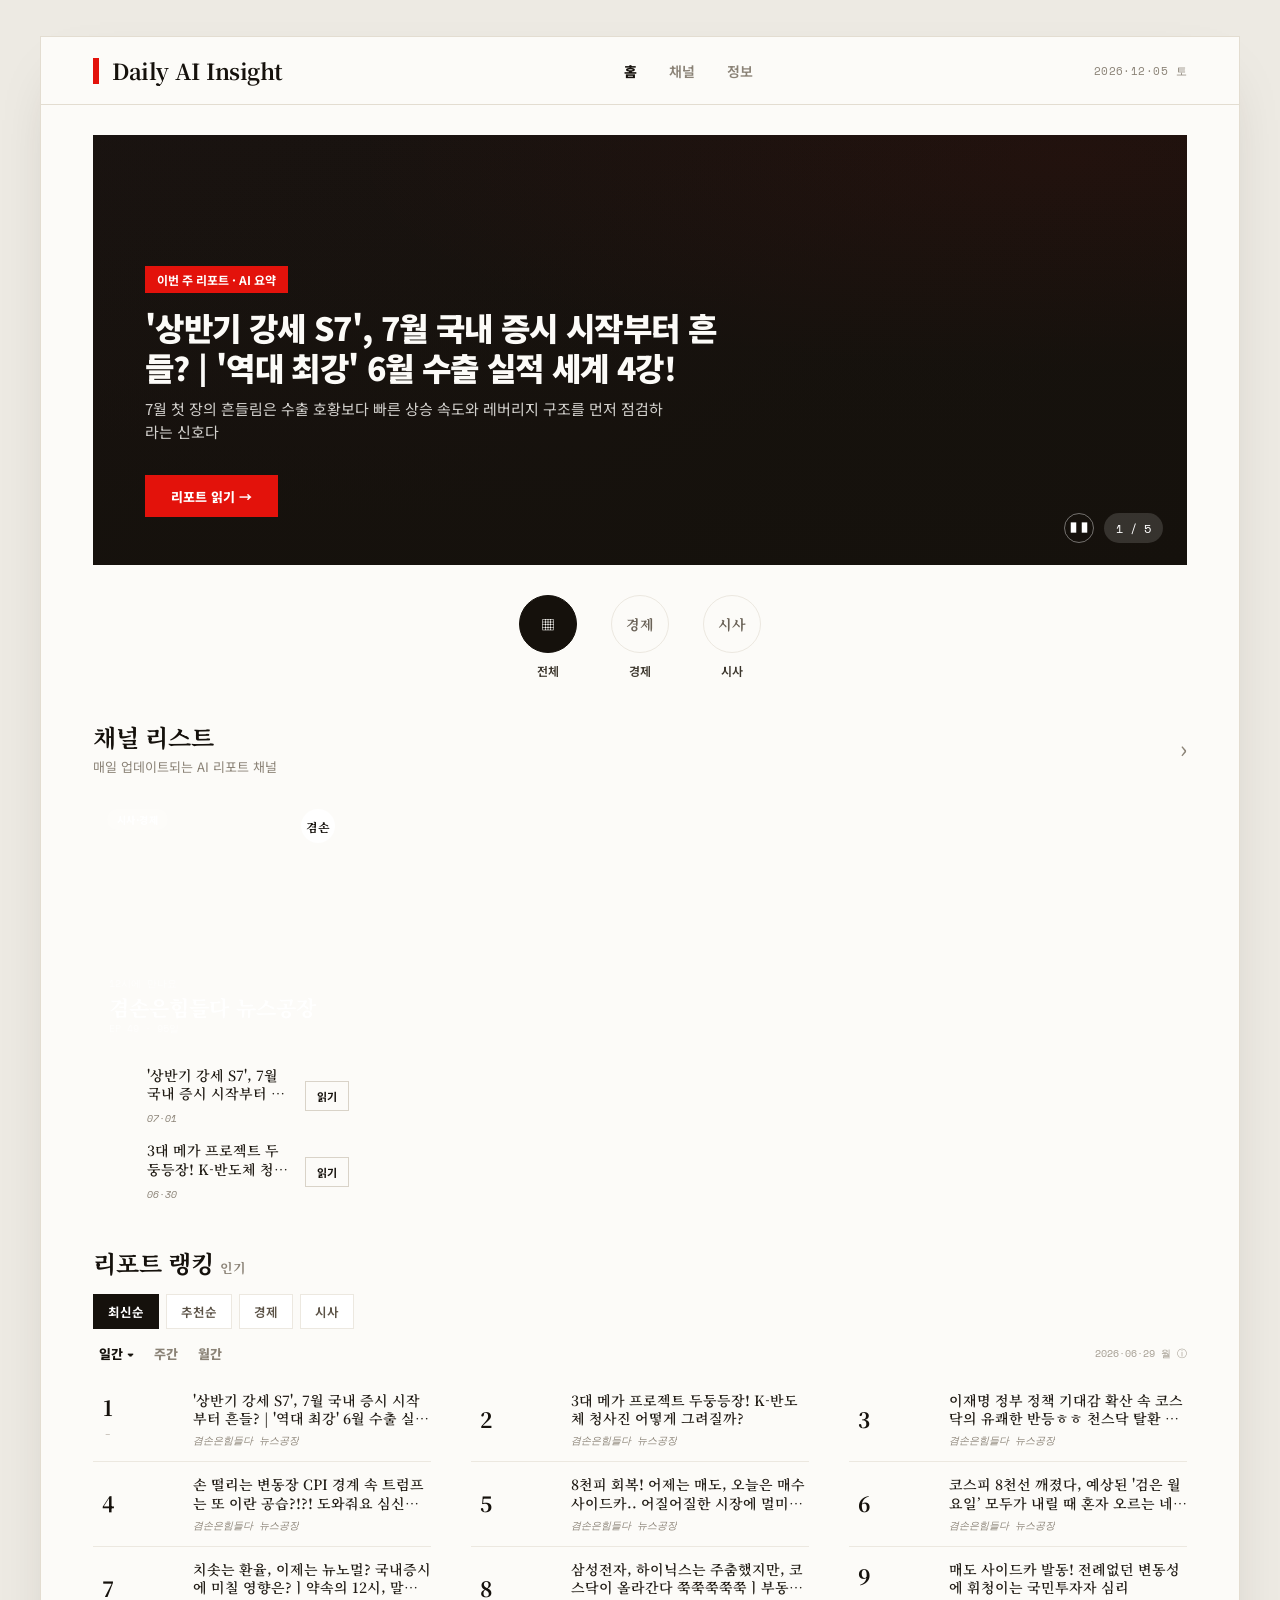
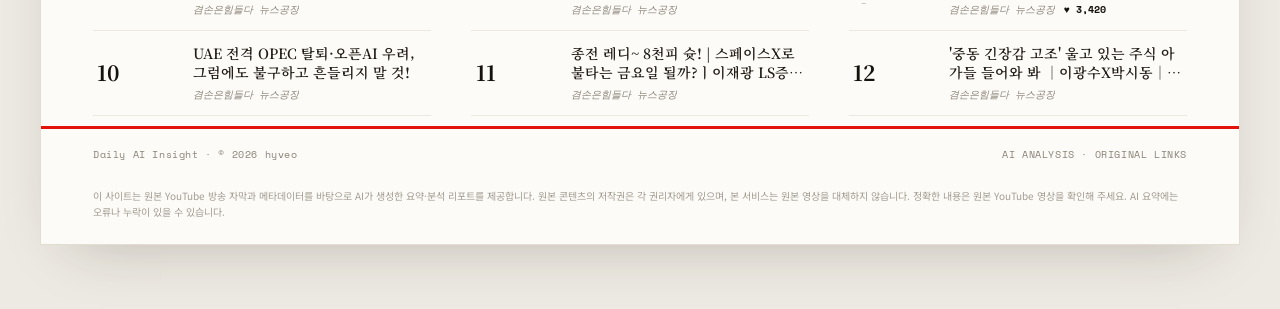
<file: index.html>
<!doctype html>
<html lang="ko">
<head>
  <meta charset="utf-8">
  <meta name="viewport" content="width=device-width, initial-scale=1">
  <title>홈 · Daily AI Insight</title>
  <link rel="icon" href="src/assets/favicon.ico" sizes="any">
  <link rel="icon" href="src/assets/favicon.svg" type="image/svg+xml">
  <link rel="apple-touch-icon" href="src/assets/apple-touch-icon.png">
  <link rel="manifest" href="src/assets/site.webmanifest">
  <script async src="https://www.googletagmanager.com/gtag/js?id=G-T5QZKSF29G"></script>
    <script>
      window.dataLayer = window.dataLayer || [];
      function gtag() { dataLayer.push(arguments); }
      gtag("js", new Date());
      gtag("config", "G-T5QZKSF29G");
    </script>
    <meta name="google-adsense-account" content="ca-pub-9542733830235425">
    <script async src="https://pagead2.googlesyndication.com/pagead/js/adsbygoogle.js?client=ca-pub-9542733830235425" crossorigin="anonymous"></script>
  <link rel="stylesheet" href="style.css">
  <script src="script.js" defer></script>
</head>
<body>
  <div class="site-shell">
    <header class="site-header">
      <a class="brand" href="index.html">Daily AI Insight</a>
      <nav class="site-nav" aria-label="주요 메뉴">
        <a class="is-active" href="index.html">홈</a>
        <a href="channel.html">채널</a>
        <a href="info.html">정보</a>
        <!-- <a href="my.html">마이</a> -->
      </nav>
      <span class="site-date">2026·06·24 수</span>
    </header>

    <div class="mobile-titlebar">
      <strong>홈</strong>
      <span>2026·06·24</span>
    </div>

    <main>
      <section class="hero">
        <div class="hero-panel">
          <div class="hero-copy">
            <div class="eyebrow">오늘의 리포트 · AI 요약</div>
            <h1 class="hero-title">‘검은 화요일’ 딛고 실적으로 일어서자</h1>
            <p class="hero-summary">급락장의 원인을 펀더멘탈이 아닌 수급·리밸런싱·레버리지로 진단하고, 실적과 가치에 근거한 인내와 대응 원칙을 강조</p>
            <a class="primary-pill" href="detail.html">리포트 읽기 →</a>
          </div>
          <a class="hero-cover" href="detail.html">
            <span class="cover-source">겸손은힘들다 뉴스공장</span>
            <strong class="cover-title">‘검은 화요일’ 딛고 실적으로 일어서자</strong>
            <span class="hero-cover-foot"><em class="report-badge">✦ AI 리포트</em><span class="cover-duration">01:12:50</span></span>
          </a>
          <div class="hero-counter"><span class="pause">❚❚</span><span class="count">1 / 4 +</span></div>
        </div>
      </section>

      <nav class="shortcut-row sx" aria-label="카테고리">
        <a class="shortcut" href="channel.html"><span class="shortcut-icon all">▦</span><span>전체</span></a>
        <a class="shortcut" href="channel.html"><span class="shortcut-icon">겸손</span><span>시사·경제</span></a>
        <a class="shortcut" href="channel.html"><span class="shortcut-icon tone-2">마켓</span><span>경제·증시</span></a>
        <a class="shortcut" href="channel.html"><span class="shortcut-icon tone-3">과학</span><span>과학·기술</span></a>
        <a class="shortcut" href="channel.html"><span class="shortcut-icon tone-4">컬처</span><span>문화</span></a>
        <a class="shortcut" href="channel.html"><span class="shortcut-icon red">NEW</span><span>새 리포트</span></a>
        <a class="shortcut" href="channel.html"><span class="shortcut-icon red">★</span><span>인기</span></a>
        <a class="shortcut" href="channel.html"><span class="shortcut-icon">▣</span><span>카테고리</span></a>
      </nav>

      <section class="section">
        <div class="section-head">
          <div>
            <h2 class="section-title">주목한 채널</h2>
            <div class="section-subtitle">매일 업데이트되는 AI 리포트 채널</div>
          </div>
          <a class="chevron" href="channel.html">›</a>
        </div>
        <div class="channel-grid sx">
          <article class="channel-card">
            <a class="feature-card" href="channel.html">
              <span class="category-pill">시사·경제</span><span class="avatar-chip">겸손</span>
              <div class="feature-copy"><small>〈12시에 만나요〉</small><strong>겸손은힘들다 뉴스공장</strong><em>EP 49 · 95일</em></div>
            </a>
            <div class="feature-list">
              <a class="feature-mini" href="detail.html"><span class="feature-mini-cover"></span><span><strong class="feature-mini-title">‘검은 화요일’ 딛고 실적으로 일어서자</strong><em class="mini-date">06·24</em></span><b class="read-pill">읽기</b></a>
              <a class="feature-mini" href="detail.html"><span class="feature-mini-cover"></span><span><strong class="feature-mini-title">오늘 증시 보고 놀란 마음, 12시 보고 안정 찾자</strong><em class="mini-date">06·23</em></span><b class="read-pill">읽기</b></a>
            </div>
          </article>
          <article class="channel-card">
            <a class="feature-card tone-2" href="channel.html">
              <span class="category-pill">경제·증시</span><span class="avatar-chip">마켓</span>
              <div class="feature-copy"><small>〈오늘의 마켓〉</small><strong>일일 경제 브리핑</strong><em>EP 120 · 180일</em></div>
            </a>
            <div class="feature-list">
              <a class="feature-mini" href="detail.html"><span class="feature-mini-cover tone-2"></span><span><strong class="feature-mini-title">반도체 실적 시즌, 무엇을 볼 것인가</strong><em class="mini-date">06·24</em></span><b class="read-pill">읽기</b></a>
              <a class="feature-mini" href="detail.html"><span class="feature-mini-cover tone-2"></span><span><strong class="feature-mini-title">코스피 9천 시대, 실적과 수급으로 읽다</strong><em class="mini-date">06·23</em></span><b class="read-pill">읽기</b></a>
            </div>
          </article>
          <article class="channel-card">
            <a class="feature-card tone-3" href="channel.html">
              <span class="category-pill">과학·기술</span><span class="avatar-chip">과학</span>
              <div class="feature-copy"><small>〈하루 한 과학〉</small><strong>사이언스 데일리</strong><em>EP 88 · 140일</em></div>
            </a>
            <div class="feature-list">
              <a class="feature-mini" href="detail.html"><span class="feature-mini-cover tone-3"></span><span><strong class="feature-mini-title">우주 망원경이 다시 쓴 우주의 나이</strong><em class="mini-date">06·23</em></span><b class="read-pill">읽기</b></a>
              <a class="feature-mini" href="detail.html"><span class="feature-mini-cover tone-3"></span><span><strong class="feature-mini-title">AI 반도체 경쟁, 다음 라운드</strong><em class="mini-date">06·22</em></span><b class="read-pill">읽기</b></a>
            </div>
          </article>
          <article class="channel-card">
            <a class="feature-card tone-4" href="channel.html">
              <span class="category-pill">문화·인터뷰</span><span class="avatar-chip">컬처</span>
              <div class="feature-copy"><small>〈저녁의 대화〉</small><strong>컬처 라운지</strong><em>EP 64 · 110일</em></div>
            </a>
            <div class="feature-list">
              <a class="feature-mini" href="detail.html"><span class="feature-mini-cover tone-4"></span><span><strong class="feature-mini-title">올해의 책, 편집자들이 고른 다섯 권</strong><em class="mini-date">06·22</em></span><b class="read-pill">읽기</b></a>
              <a class="feature-mini" href="detail.html"><span class="feature-mini-cover tone-4"></span><span><strong class="feature-mini-title">다시 읽는 고전, 이 주의 선택</strong><em class="mini-date">06·20</em></span><b class="read-pill">읽기</b></a>
            </div>
          </article>
        </div>
      </section>

      <section class="section">
        <div class="section-head">
          <div><h2 class="section-title">리포트 랭킹 <span class="section-subtitle">인기</span></h2></div>
          <a class="chevron" href="channel.html">›</a>
        </div>
        <div class="tabs sx"><span class="tab-pill is-active">최신순</span><span class="tab-pill">추천순</span><span class="tab-pill">경제</span><span class="tab-pill">시사</span><span class="tab-pill">과학</span><span class="tab-pill">문화</span></div>
        <div class="ranking-meta"><span>일간 ▾</span><span>2026·06·24 ⓘ</span></div>
        <div class="ranking-grid">
          <a class="rank-item" href="detail.html"><span class="rank-num"><strong>1</strong><em>–</em></span><span class="rank-cover"></span><span><strong class="rank-title">‘검은 화요일’ 딛고 실적으로 일어서자</strong><span class="rank-info"><em class="rank-meta">겸손은힘들다 뉴스공장</em><b class="rank-likes">♥ 3,420</b></span></span></a>
          <a class="rank-item" href="detail.html"><span class="rank-num"><strong>2</strong><em class="up">▲3</em></span><span class="rank-cover tone-2"></span><span><strong class="rank-title">반도체 실적 시즌, 무엇을 볼 것인가</strong><span class="rank-info"><em class="rank-meta">일일 경제 브리핑</em><b class="rank-likes">♥ 3,180</b></span></span></a>
          <a class="rank-item" href="detail.html"><span class="rank-num"><strong>3</strong><em class="up">▲5</em></span><span class="rank-cover tone-3"></span><span><strong class="rank-title">우주 망원경이 다시 쓴 우주의 나이</strong><span class="rank-info"><em class="rank-meta">사이언스 데일리</em><b class="rank-likes">♥ 2,940</b></span></span></a>
          <a class="rank-item" href="detail.html"><span class="rank-num"><strong>4</strong><em class="down">▼2</em></span><span class="rank-cover tone-4"></span><span><strong class="rank-title">올해의 책, 편집자들이 고른 다섯 권</strong><span class="rank-info"><em class="rank-meta">컬처 라운지</em><b class="rank-likes">♥ 2,610</b></span></span></a>
          <a class="rank-item" href="detail.html"><span class="rank-num"><strong>5</strong><em class="down">▼1</em></span><span class="rank-cover tone-2"></span><span><strong class="rank-title">코스피 9천 시대, 실적과 수급으로 읽다</strong><span class="rank-info"><em class="rank-meta">일일 경제 브리핑</em><b class="rank-likes">♥ 2,330</b></span></span></a>
          <a class="rank-item" href="detail.html"><span class="rank-num"><strong>6</strong><em class="new">N</em></span><span class="rank-cover tone-2"></span><span><strong class="rank-title">금리 인하 신호, 시장은 어떻게 반응했나</strong><span class="rank-info"><em class="rank-meta">일일 경제 브리핑</em><b class="rank-likes">♥ 2,080</b></span></span></a>
          <a class="rank-item" href="detail.html"><span class="rank-num"><strong>7</strong><em class="down">▼2</em></span><span class="rank-cover"></span><span><strong class="rank-title">심리학으로 본 투자자의 불안</strong><span class="rank-info"><em class="rank-meta">겸손은힘들다 뉴스공장</em><b class="rank-likes">♥ 1,870</b></span></span></a>
          <a class="rank-item" href="detail.html"><span class="rank-num"><strong>8</strong><em class="up">▲1</em></span><span class="rank-cover tone-3"></span><span><strong class="rank-title">AI 반도체 경쟁, 다음 라운드</strong><span class="rank-info"><em class="rank-meta">사이언스 데일리</em><b class="rank-likes">♥ 1,640</b></span></span></a>
          <a class="rank-item" href="detail.html"><span class="rank-num"><strong>9</strong><em class="new">N</em></span><span class="rank-cover tone-3"></span><span><strong class="rank-title">기후 데이터로 본 올여름 전망</strong><span class="rank-info"><em class="rank-meta">사이언스 데일리</em><b class="rank-likes">♥ 1,420</b></span></span></a>
          <a class="rank-item" href="detail.html"><span class="rank-num"><strong>10</strong><em class="up">▲4</em></span><span class="rank-cover tone-4"></span><span><strong class="rank-title">다시 읽는 고전, 이 주의 선택</strong><span class="rank-info"><em class="rank-meta">컬처 라운지</em><b class="rank-likes">♥ 1,190</b></span></span></a>
          <a class="rank-item" href="detail.html"><span class="rank-num"><strong>11</strong><em class="up">▲2</em></span><span class="rank-cover tone-2"></span><span><strong class="rank-title">환율과 외국인 수급의 함수</strong><span class="rank-info"><em class="rank-meta">일일 경제 브리핑</em><b class="rank-likes">♥ 980</b></span></span></a>
          <a class="rank-item" href="detail.html"><span class="rank-num"><strong>12</strong><em class="down">▼3</em></span><span class="rank-cover tone-4"></span><span><strong class="rank-title">편집자들이 말하는 좋은 문장</strong><span class="rank-info"><em class="rank-meta">컬처 라운지</em><b class="rank-likes">♥ 760</b></span></span></a>
        </div>
      </section>
    </main>

    <footer class="site-footer"><span>Daily AI Insight · © 2026 hyveo</span><span>AI ANALYSIS · ORIGINAL LINKS</span></footer>
    <p class="site-disclaimer">이 사이트는 원본 YouTube 방송 자막과 메타데이터를 바탕으로 AI가 생성한 요약·분석 리포트를 제공합니다. 원본 콘텐츠의 저작권은 각 권리자에게 있으며, 본 서비스는 원본 영상을 대체하지 않습니다. 정확한 내용은 원본 YouTube 영상을 확인해 주세요. AI 요약에는 오류나 누락이 있을 수 있습니다.</p>
  </div>
  

  <nav class="mobile-tabbar" aria-label="모바일 메뉴">
    <a class="is-active" href="index.html">홈</a>
    <a href="channel.html">채널</a>
    <a href="info.html">정보</a>
    <!-- <a href="my.html">마이</a> -->
  </nav>
</body>
</html>
</file>
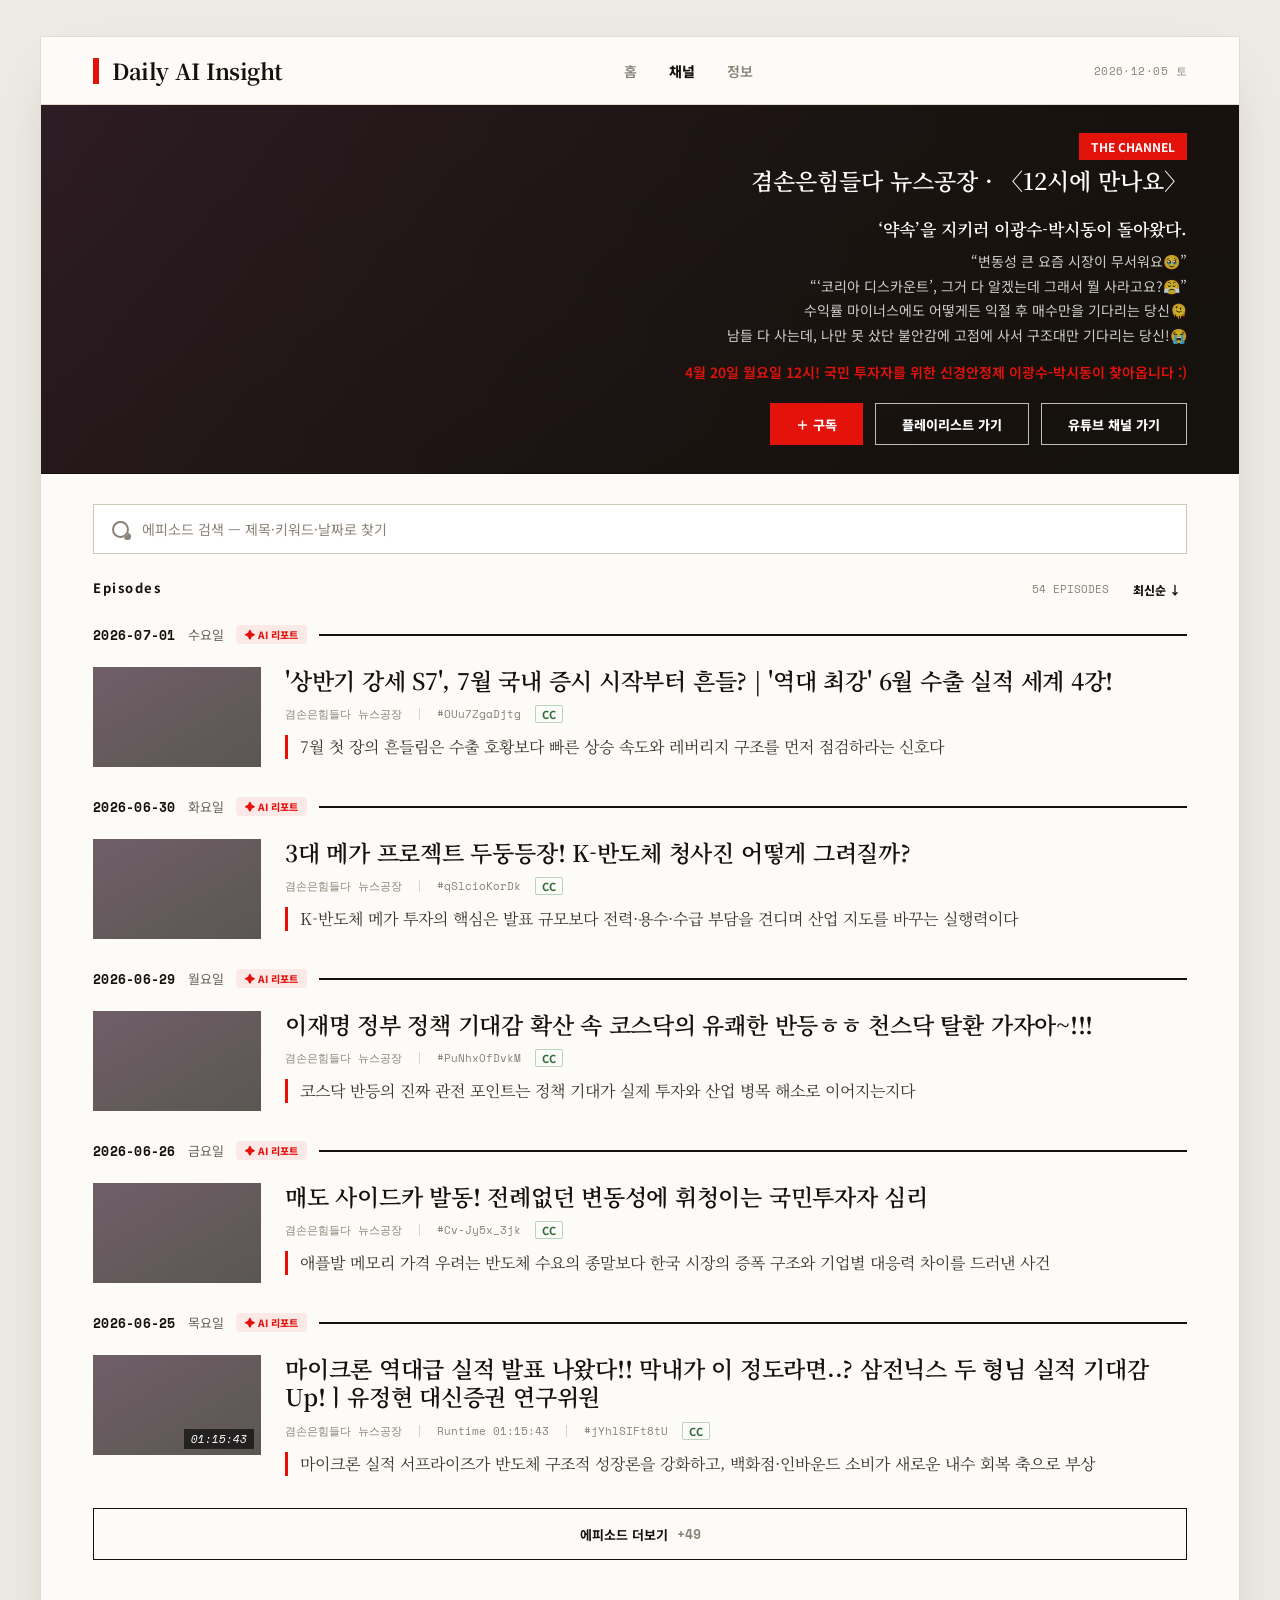
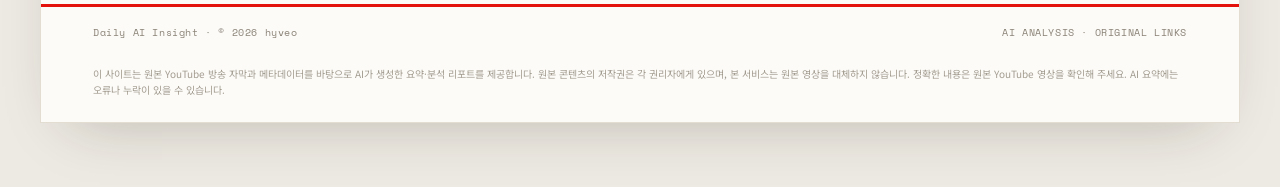
<file: channel-detail.html>
<!doctype html>
<html lang="ko">
<head>
  <meta charset="utf-8">
  <meta name="viewport" content="width=device-width, initial-scale=1">
  <title>채널 · Daily AI Insight</title>
  <link rel="icon" href="src/assets/favicon.ico" sizes="any">
  <link rel="icon" href="src/assets/favicon.svg" type="image/svg+xml">
  <link rel="apple-touch-icon" href="src/assets/apple-touch-icon.png">
  <link rel="manifest" href="src/assets/site.webmanifest">
  <script async src="https://www.googletagmanager.com/gtag/js?id=G-T5QZKSF29G"></script>
    <script>
      window.dataLayer = window.dataLayer || [];
      function gtag() { dataLayer.push(arguments); }
      gtag("js", new Date());
      gtag("config", "G-T5QZKSF29G");
    </script>
    <meta name="google-adsense-account" content="ca-pub-9542733830235425">
    <script async src="https://pagead2.googlesyndication.com/pagead/js/adsbygoogle.js?client=ca-pub-9542733830235425" crossorigin="anonymous"></script>
  <link rel="stylesheet" href="style.css">
  <script src="script.js" defer></script>
</head>
<body class="channel-page">
  <div class="site-shell">
    <header class="site-header">
      <a class="brand" href="index.html">Daily AI Insight</a>
      <nav class="site-nav" aria-label="주요 메뉴">
        <a href="index.html">홈</a>
        <a class="is-active" href="channel.html">채널</a>
        <a href="info.html">정보</a>
        <!-- <a href="my.html">마이</a> -->
      </nav>
      <span class="site-date">2026·06·24 수</span>
    </header>

    <div class="mobile-titlebar channel-titlebar">
      <strong>채널</strong>
      <div class="mobile-title-search" data-mobile-search-wrap>
        <button class="mobile-icon mobile-search-icon" type="button" data-mobile-search aria-label="검색"></button>
        <input type="search" data-mobile-title-search placeholder="에피소드 검색" aria-label="에피소드 검색">
      </div>
    </div>

    <main data-tabs>
      <section class="channel-banner">
        <div class="eyebrow">THE CHANNEL</div>
        <h1 class="channel-title">김어준의 겸손은힘들다 뉴스공장 · 〈12시에 만나요〉</h1>
        <div class="channel-headline">‘약속’을 지키러 이광수-박시동이 돌아왔다.</div>
        <p class="channel-desc">“변동성 큰 요즘 시장이 무서워요🥹”<br>“‘코리아 디스카운트’, 그거 다 알겠는데 그래서 뭘 사라고요?😤”<br>수익률 마이너스에도 어떻게든 익절 후 매수만을 기다리는 당신🫠</p>
        <p class="channel-closing">4월 20일 월요일 12시! 국민 투자자를 위한 신경안정제 이광수-박시동이 찾아옵니다 :)</p>
        <div class="action-row">
          <button class="primary-pill" type="button" data-toggle="sub"><span data-state="off">＋ 구독</span><span data-state="on" style="display:none;">✓ 구독중</span></button>
          <a class="primary-pill dark-pill" href="https://www.youtube.com/playlist?list=PLpDZdhM6kelSHHNdphTwAWuxxwbI4kGyX" target="_blank" rel="noreferrer">▶ 플레이리스트 가기</a>
          <a class="primary-pill outline-pill" href="https://www.youtube.com/@gyeomsonisnothing" target="_blank" rel="noreferrer">유튜브 채널 가기</a>
        </div>
      </section>

      <section class="channel-hero">
        <div>
          <div class="eyebrow">AI 리포트 채널</div>
          <h1 class="channel-title">12시에 만나요</h1>
          <div class="channel-mobile-source">겸손은힘들다 뉴스공장</div>
          <p class="channel-desc">국민 투자자를 위한 신경안정제 — 매일의 방송을 4분 요약으로. <span class="channel-info-hint">자세히는 ‘정보’ 탭에서.</span></p>
          <div class="meta-mono">EP 49 · 95일 리포트 · 매일 업데이트</div>
          <div class="action-row">
            <button class="primary-pill" type="button" data-toggle="sub"><span data-state="off">＋ 구독</span><span data-state="on" style="display:none;">✓ 구독중</span></button>
            <a class="channel-icon-btn playlist" href="https://www.youtube.com/playlist?list=PLpDZdhM6kelSHHNdphTwAWuxxwbI4kGyX" target="_blank" rel="noreferrer" aria-label="플레이리스트 가기"></a>
            <a class="channel-icon-btn youtube" href="https://www.youtube.com/@gyeomsonisnothing" target="_blank" rel="noreferrer" aria-label="유튜브 채널 가기"></a>
          </div>
        </div>
      </section>

      <div class="channel-tabs sx">
        <button class="mtab on" type="button" data-tab="ep">에피소드</button>
        <button class="mtab" type="button" data-tab="info">정보</button>
      </div>

      <section class="episode-section" data-panel="ep" data-eplist>
        <div class="search-box"><span class="search-icon"></span><span>에피소드 검색 — 제목·키워드·날짜로 찾기</span></div>
        <div class="episode-head"><strong>Episodes</strong><span class="episode-head-controls"><span class="episode-count">49 EPISODES · 95 DAYS</span><button class="episode-sort" type="button">최신순 ↓</button></span><button class="mobile-sort" type="button">최신순 ↓</button></div>
        <article class="episode" data-ep-item>
          <div class="episode-date"><strong>2026-06-24</strong><span>수요일</span><em class="small-report-badge">✦ AI 리포트</em><em class="mobile-duration">01:12:50</em></div>
          <a class="episode-link" href="detail.html"><span class="episode-thumb"><em class="duration">01:12:50</em></span><span><strong class="episode-title">‘검은 화요일’ 딛고 실적으로 일어서자! | 국민투자자 심신안정제 대기중</strong><span class="episode-meta"><span>김어준의 겸손은힘들다 뉴스공장</span><i>|</i><span>Runtime 01:12:50</span><i>|</i><span>#04SftuO7Hzs</span><b>CC</b></span><span class="episode-summary">급락장의 원인을 펀더멘탈이 아닌 수급·리밸런싱·레버리지로 진단하고, 실적과 가치에 근거한 인내와 대응 원칙을 강조</span></span></a>
        </article>
        <article class="episode" data-ep-item>
          <div class="episode-date"><strong>2026-06-23</strong><span>화요일</span><em class="small-report-badge">✦ AI 리포트</em><em class="mobile-duration">01:13:19</em></div>
          <a class="episode-link" href="detail.html"><span class="episode-thumb tone-2"><em class="duration">01:13:19</em></span><span><strong class="episode-title">오늘 증시 보고 놀란 국민투자자 마음, 12시 보고 안정 찾자! | 김경일 아주대 심리학과 교수</strong><span class="episode-meta"><span>김어준의 겸손은힘들다 뉴스공장</span><i>|</i><span>Runtime 01:13:19</span><i>|</i><span>#7xk88goQtvU</span><b>CC</b></span><span class="episode-summary">김경일 교수의 심리학으로 본 투자 심리 분석, 시장 변동성과 심리적 요인에 대한 설명</span></span></a>
        </article>
        <article class="episode" data-ep-item>
          <div class="episode-date"><strong>2026-06-22</strong><span>월요일</span><em class="small-report-badge">✦ AI 리포트</em><em class="mobile-duration">01:10:57</em></div>
          <a class="episode-link" href="detail.html"><span class="episode-thumb tone-4"><em class="duration">01:10:57</em></span><span><strong class="episode-title">역대급 수출실적 또 나왔다! 열일하는 K-반도체! 이제는 9100 코스피!</strong><span class="episode-meta"><span>김어준의 겸손은힘들다 뉴스공장</span><i>|</i><span>Runtime 01:10:57</span><i>|</i><span>#mmxueBfOKh4</span><b>CC</b></span><span class="episode-summary">코스피 9천 시대를 실적과 수급으로 해석하며, 반도체 수출 호조와 리스크를 함께 점검</span></span></a>
        </article>
        <article class="episode" data-ep-item>
          <div class="episode-date"><strong>2026-06-19</strong><span>금요일</span><em class="small-report-badge">✦ AI 리포트</em><em class="mobile-duration">01:18:38</em></div>
          <a class="episode-link" href="detail.html"><span class="episode-thumb tone-3"><em class="duration">01:18:38</em></span><span><strong class="episode-title">주식 투자, 실적 안 보고 하는 사람 없겠지? 다음 주 실적 시즌 개봉 박두!!</strong><span class="episode-meta"><span>김어준의 겸손은힘들다 뉴스공장</span><i>|</i><span>Runtime 01:18:38</span><b>CC</b></span><span class="episode-summary">반도체 실적 시즌을 앞두고 삼성전자·SK하이닉스의 차이, MSCI 이슈를 점검</span></span></a>
        </article>
        <article class="episode" data-ep-item>
          <div class="episode-date"><strong>2026-06-18</strong><span>목요일</span><em class="small-report-badge">✦ AI 리포트</em><em class="mobile-duration">01:09:42</em></div>
          <a class="episode-link" href="detail.html"><span class="episode-thumb tone-2"><em class="duration">01:09:42</em></span><span><strong class="episode-title">외국인 매도 멈췄다? 수급 균형의 신호를 읽는 법</strong><span class="episode-meta"><span>김어준의 겸손은힘들다 뉴스공장</span><i>|</i><span>Runtime 01:09:42</span><b>CC</b></span><span class="episode-summary">외국인·기관 수급의 방향 전환 가능성을 점검하고, 지수 안정의 조건을 정리</span></span></a>
        </article>
        <article class="episode" data-ep-item style="display:none;">
          <div class="episode-date"><strong>2026-06-17</strong><span>수요일</span><em class="small-report-badge">✦ AI 리포트</em></div>
          <a class="episode-link" href="detail.html"><span class="episode-thumb"><em class="duration">01:15:08</em></span><span><strong class="episode-title">금리 인하 기대와 환율, 두 마리 토끼를 잡을 수 있을까</strong><em class="episode-meta">겸손은힘들다 뉴스공장</em><span class="episode-summary">금리 인하 기대가 환율과 외국인 자금에 미치는 영향을 짚는다</span></span></a>
        </article>
        <article class="episode" data-ep-item style="display:none;">
          <div class="episode-date"><strong>2026-06-16</strong><span>화요일</span><em class="small-report-badge">✦ AI 리포트</em></div>
          <a class="episode-link" href="detail.html"><span class="episode-thumb tone-2"><em class="duration">01:07:21</em></span><span><strong class="episode-title">코스닥 개별주 장세, 지금 봐야 할 섹터는</strong><em class="episode-meta">겸손은힘들다 뉴스공장</em><span class="episode-summary">지수보다 종목, 종목보다 실적 — 개별주 장세의 대응 전략</span></span></a>
        </article>
        <article class="episode" data-ep-item style="display:none;">
          <div class="episode-date"><strong>2026-06-13</strong><span>금요일</span><em class="small-report-badge">✦ AI 리포트</em></div>
          <a class="episode-link" href="detail.html"><span class="episode-thumb tone-3"><em class="duration">01:20:11</em></span><span><strong class="episode-title">반기 리밸런싱 디데이! 패시브 자금의 정체를 파헤친다</strong><em class="episode-meta">겸손은힘들다 뉴스공장</em><span class="episode-summary">반기 리밸런싱이 만든 강제 매도 압력과 그 이후의 흐름을 분석</span></span></a>
        </article>
        <article class="episode" data-ep-item style="display:none;">
          <div class="episode-date"><strong>2026-06-12</strong><span>목요일</span><em class="small-report-badge">✦ AI 리포트</em></div>
          <a class="episode-link" href="detail.html"><span class="episode-thumb tone-4"><em class="duration">01:11:33</em></span><span><strong class="episode-title">배당 시즌 점검 — 주주환원 확대의 진짜 의미</strong><em class="episode-meta">겸손은힘들다 뉴스공장</em><span class="episode-summary">주주환원 확대 흐름이 기업 가치와 투자 심리에 주는 신호를 해석</span></span></a>
        </article>
        <article class="episode" data-ep-item style="display:none;">
          <div class="episode-date"><strong>2026-06-11</strong><span>수요일</span><em class="small-report-badge">✦ AI 리포트</em></div>
          <a class="episode-link" href="detail.html"><span class="episode-thumb"><em class="duration">01:13:57</em></span><span><strong class="episode-title">AI 데이터센터 투자, 전력·소재까지 번지는 온기</strong><em class="episode-meta">겸손은힘들다 뉴스공장</em><span class="episode-summary">AI 투자 사이클이 전력·소재로 확산되는 구조를 점검</span></span></a>
        </article>
        <article class="episode" data-ep-item style="display:none;">
          <div class="episode-date"><strong>2026-06-10</strong><span>화요일</span><em class="small-report-badge">✦ AI 리포트</em></div>
          <a class="episode-link" href="detail.html"><span class="episode-thumb tone-2"><em class="duration">01:06:49</em></span><span><strong class="episode-title">실적 가이던스 상향 러시, 어디까지 믿을까</strong><em class="episode-meta">겸손은힘들다 뉴스공장</em><span class="episode-summary">실적 가이던스 상향의 신뢰도와 옥석 가리기 기준을 제시</span></span></a>
        </article>
        <article class="episode" data-ep-item style="display:none;">
          <div class="episode-date"><strong>2026-06-09</strong><span>월요일</span><em class="small-report-badge">✦ AI 리포트</em></div>
          <a class="episode-link" href="detail.html"><span class="episode-thumb tone-3"><em class="duration">01:18:02</em></span><span><strong class="episode-title">주중 미국 CPI 앞두고, 시장이 준비하는 시나리오</strong><em class="episode-meta">겸손은힘들다 뉴스공장</em><span class="episode-summary">CPI 발표를 앞둔 시장의 시나리오별 대응 전략을 정리</span></span></a>
        </article>
        <article class="episode" data-ep-item style="display:none;">
          <div class="episode-date"><strong>2026-06-05</strong><span>목요일</span><em class="small-report-badge">✦ AI 리포트</em></div>
          <a class="episode-link" href="detail.html"><span class="episode-thumb tone-4"><em class="duration">01:10:25</em></span><span><strong class="episode-title">2분기 중간 점검 — 지수보다 종목, 종목보다 실적</strong><em class="episode-meta">겸손은힘들다 뉴스공장</em><span class="episode-summary">2분기 중간 점검과 하반기 전략의 큰 그림을 그린다</span></span></a>
        </article>
        <button class="more-button" type="button" data-more>에피소드 더보기 <span data-more-count>+8</span></button>
      </section>

      <section class="episode-section channel-info-panel" data-panel="info" style="display:none;">
        <h2 class="channel-info-title">‘약속’을 지키러 이광수-박시동이 돌아왔다.</h2>
        <p class="channel-info-copy">“변동성 큰 요즘 시장이 무서워요🥹”<br>“‘코리아 디스카운트’, 그거 다 알겠는데 그래서 뭘 사라고요?😤”<br>수익률 마이너스에도 어떻게든 익절 후 매수만을 기다리는 당신🫠<br>남들 다 사는데, 나만 못 샀단 불안감에 고점에 사서 구조대만 기다리는 당신!😭</p>
        <div class="action-row"><a class="primary-pill" href="https://www.youtube.com/playlist?list=PLpDZdhM6kelSHHNdphTwAWuxxwbI4kGyX">플레이리스트 가기</a><a class="primary-pill outline-pill" href="https://www.youtube.com/@gyeomsonisnothing">유튜브 채널 가기</a></div>
      </section>
    </main>

    <footer class="site-footer"><span>Daily AI Insight · © 2026 hyveo</span><span>AI ANALYSIS · ORIGINAL LINKS</span></footer>
    <p class="site-disclaimer">이 사이트는 원본 YouTube 방송 자막과 메타데이터를 바탕으로 AI가 생성한 요약·분석 리포트를 제공합니다. 원본 콘텐츠의 저작권은 각 권리자에게 있으며, 본 서비스는 원본 영상을 대체하지 않습니다. 정확한 내용은 원본 YouTube 영상을 확인해 주세요. AI 요약에는 오류나 누락이 있을 수 있습니다.</p>
  </div>
  

  <nav class="mobile-tabbar" aria-label="모바일 메뉴">
    <a href="index.html">홈</a>
    <a class="is-active" href="channel.html">채널</a>
    <a href="info.html">정보</a>
    <!-- <a href="my.html">마이</a> -->
  </nav>
</body>
</html>
</file>
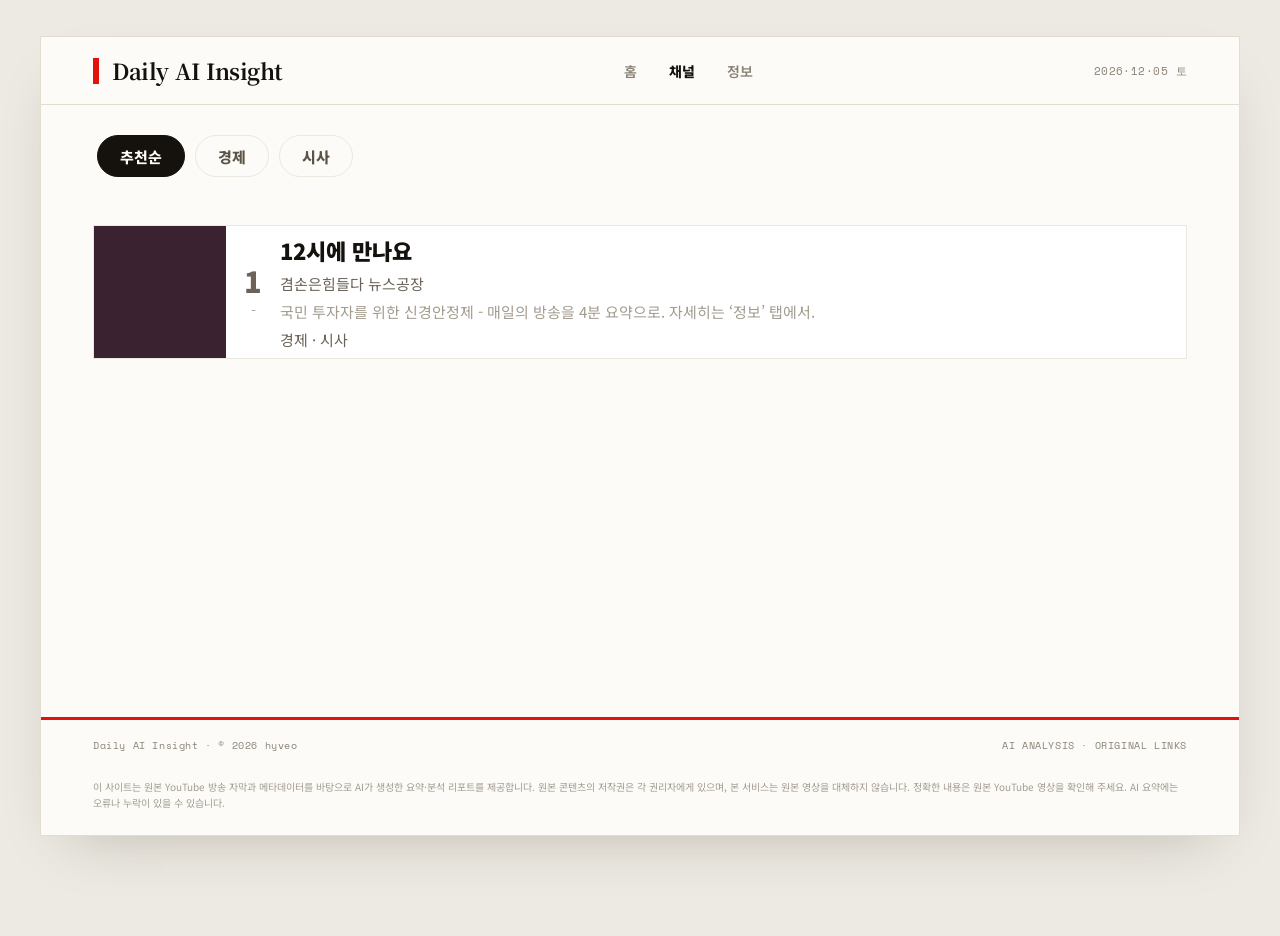
<file: channel.html>
<!doctype html>
<html lang="ko">
<head>
  <meta charset="utf-8">
  <meta name="viewport" content="width=device-width, initial-scale=1">
  <title>채널 · Daily AI Insight</title>
  <link rel="icon" href="src/assets/favicon.ico" sizes="any">
  <link rel="icon" href="src/assets/favicon.svg" type="image/svg+xml">
  <link rel="apple-touch-icon" href="src/assets/apple-touch-icon.png">
  <link rel="manifest" href="src/assets/site.webmanifest">
  <script async src="https://www.googletagmanager.com/gtag/js?id=G-T5QZKSF29G"></script>
    <script>
      window.dataLayer = window.dataLayer || [];
      function gtag() { dataLayer.push(arguments); }
      gtag("js", new Date());
      gtag("config", "G-T5QZKSF29G");
    </script>
    <meta name="google-adsense-account" content="ca-pub-9542733830235425">
    <script async src="https://pagead2.googlesyndication.com/pagead/js/adsbygoogle.js?client=ca-pub-9542733830235425" crossorigin="anonymous"></script>
  <link rel="stylesheet" href="style.css">
  <script src="script.js" defer></script>
</head>
<body class="channel-list-page">
  <div class="site-shell">
    <header class="site-header">
      <a class="brand" href="index.html">Daily AI Insight</a>
      <nav class="site-nav" aria-label="주요 메뉴">
        <a href="index.html">홈</a>
        <a class="is-active" href="channel.html">채널</a>
        <a href="info.html">정보</a>
        <!-- <a href="my.html">마이</a> -->
      </nav>
      <span class="site-date">2026·06·24 수</span>
    </header>

    <div class="mobile-titlebar">
      <strong>채널</strong>
      <span class="mobile-titlebar-spacer" aria-hidden="true"></span>
    </div>

    <main class="channel-list-main" data-channel-list-page>
      <section class="channel-list-loading">
        <p class="meta-mono">채널 목록을 불러오는 중입니다.</p>
      </section>
    </main>

    <footer class="site-footer"><span>Daily AI Insight · © 2026 hyveo</span><span>AI ANALYSIS · ORIGINAL LINKS</span></footer>
    <p class="site-disclaimer">이 사이트는 원본 YouTube 방송 자막과 메타데이터를 바탕으로 AI가 생성한 요약·분석 리포트를 제공합니다. 원본 콘텐츠의 저작권은 각 권리자에게 있으며, 본 서비스는 원본 영상을 대체하지 않습니다. 정확한 내용은 원본 YouTube 영상을 확인해 주세요. AI 요약에는 오류나 누락이 있을 수 있습니다.</p>
  </div>
  

  <nav class="mobile-tabbar" aria-label="모바일 메뉴">
    <a href="index.html">홈</a>
    <a class="is-active" href="channel.html">채널</a>
    <a href="info.html">정보</a>
    <!-- <a href="my.html">마이</a> -->
  </nav>
</body>
</html>
</file>
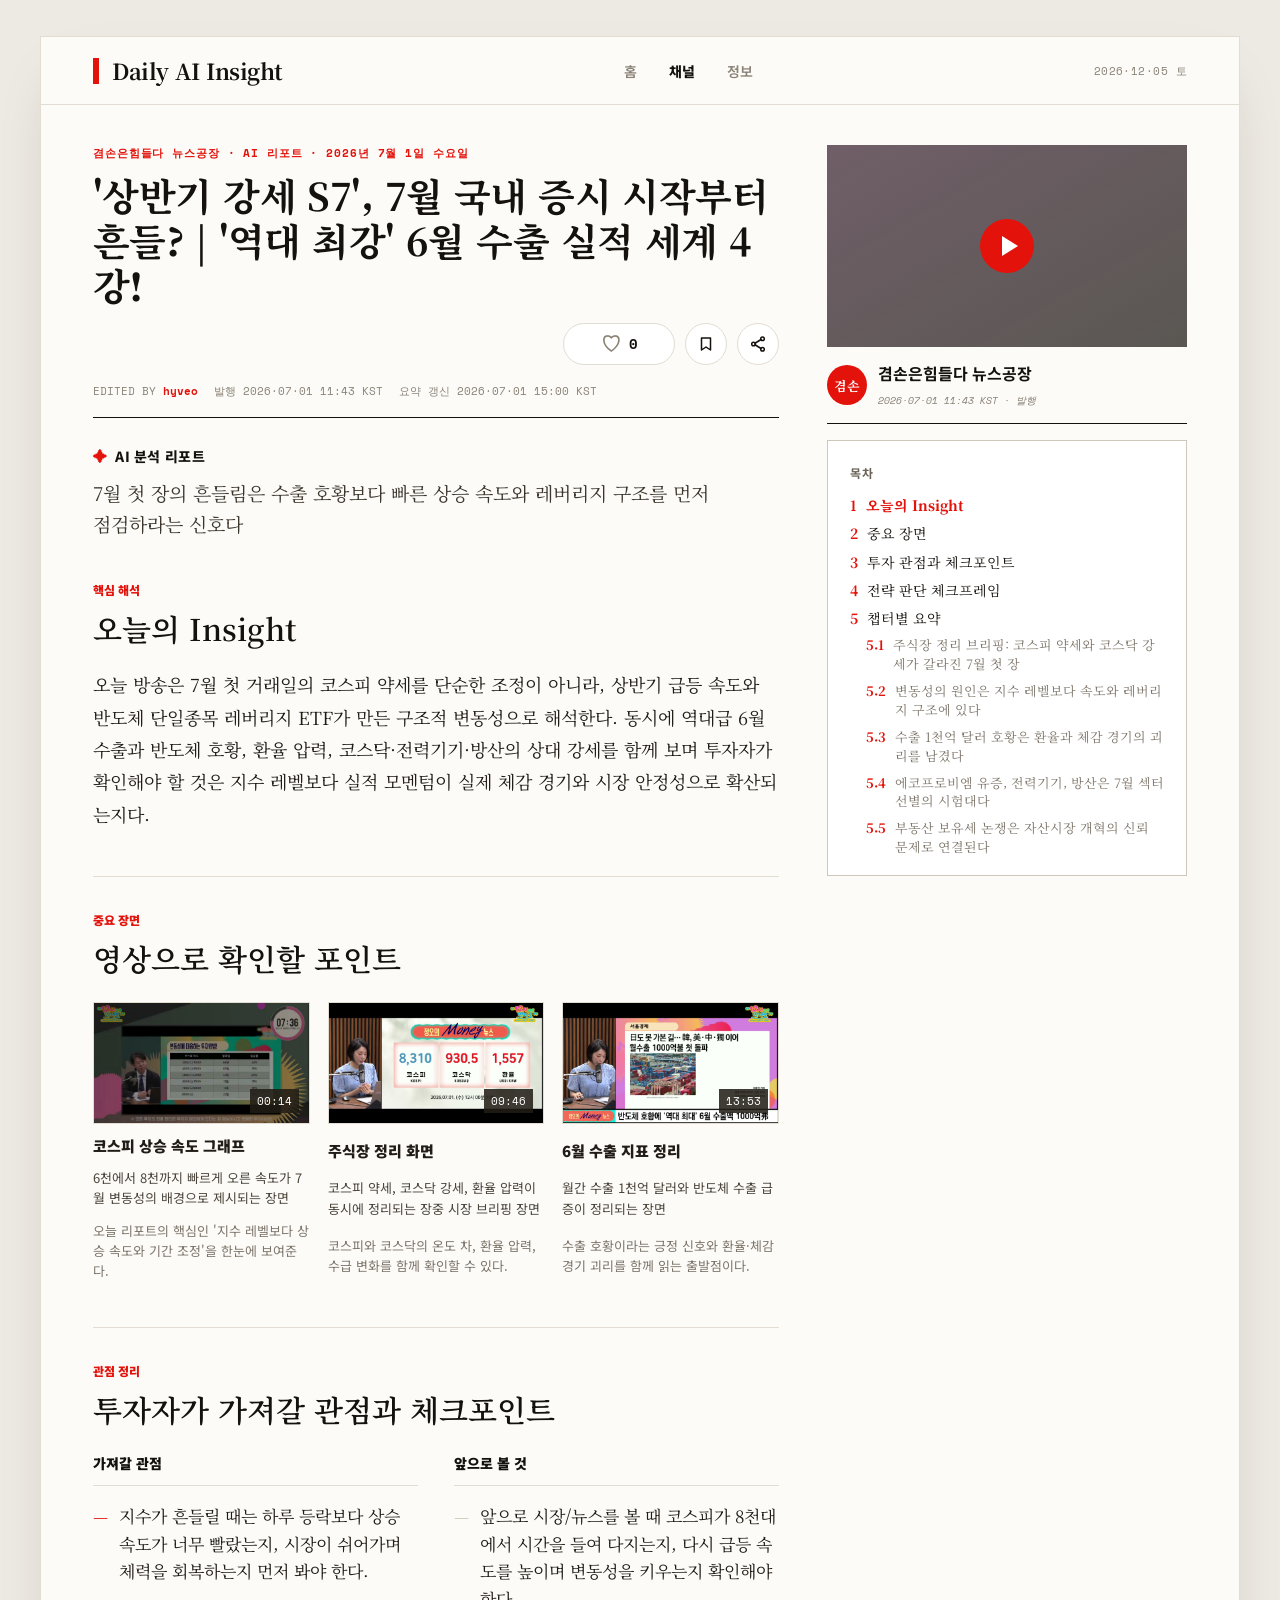
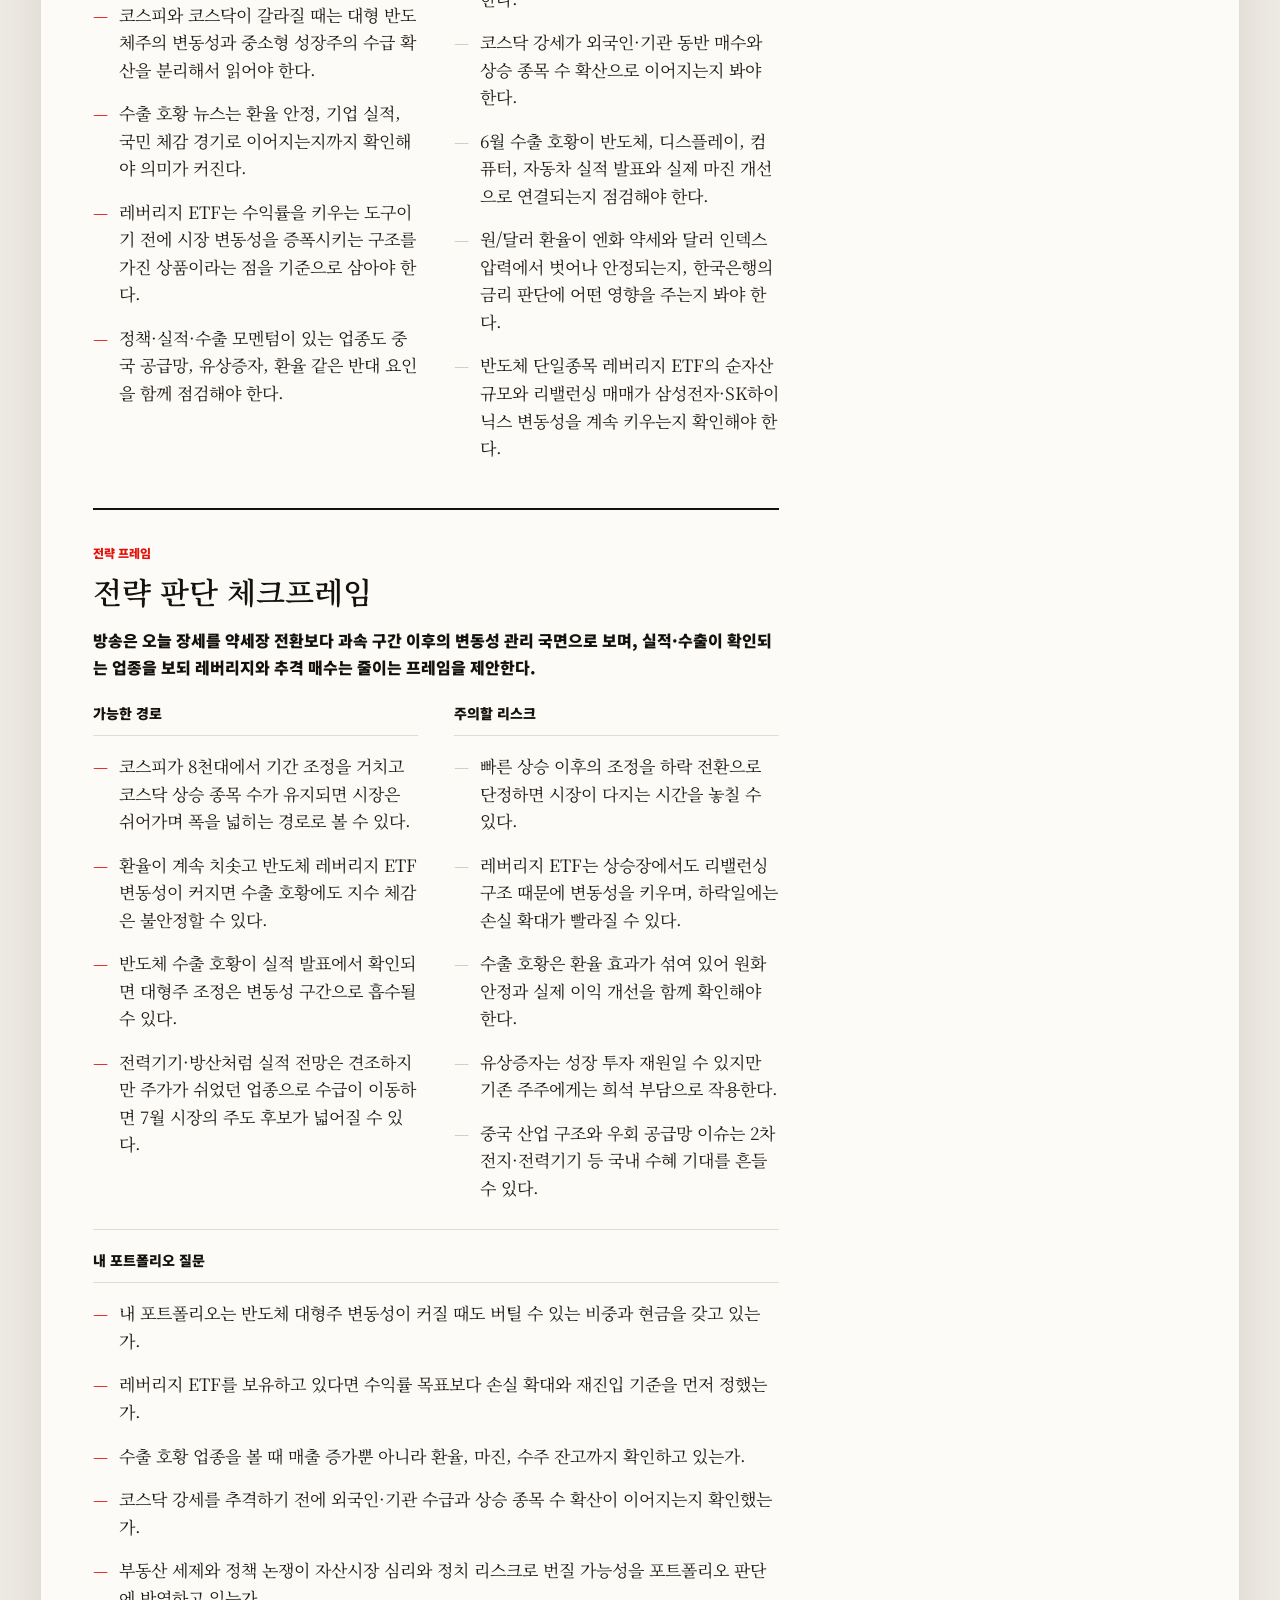
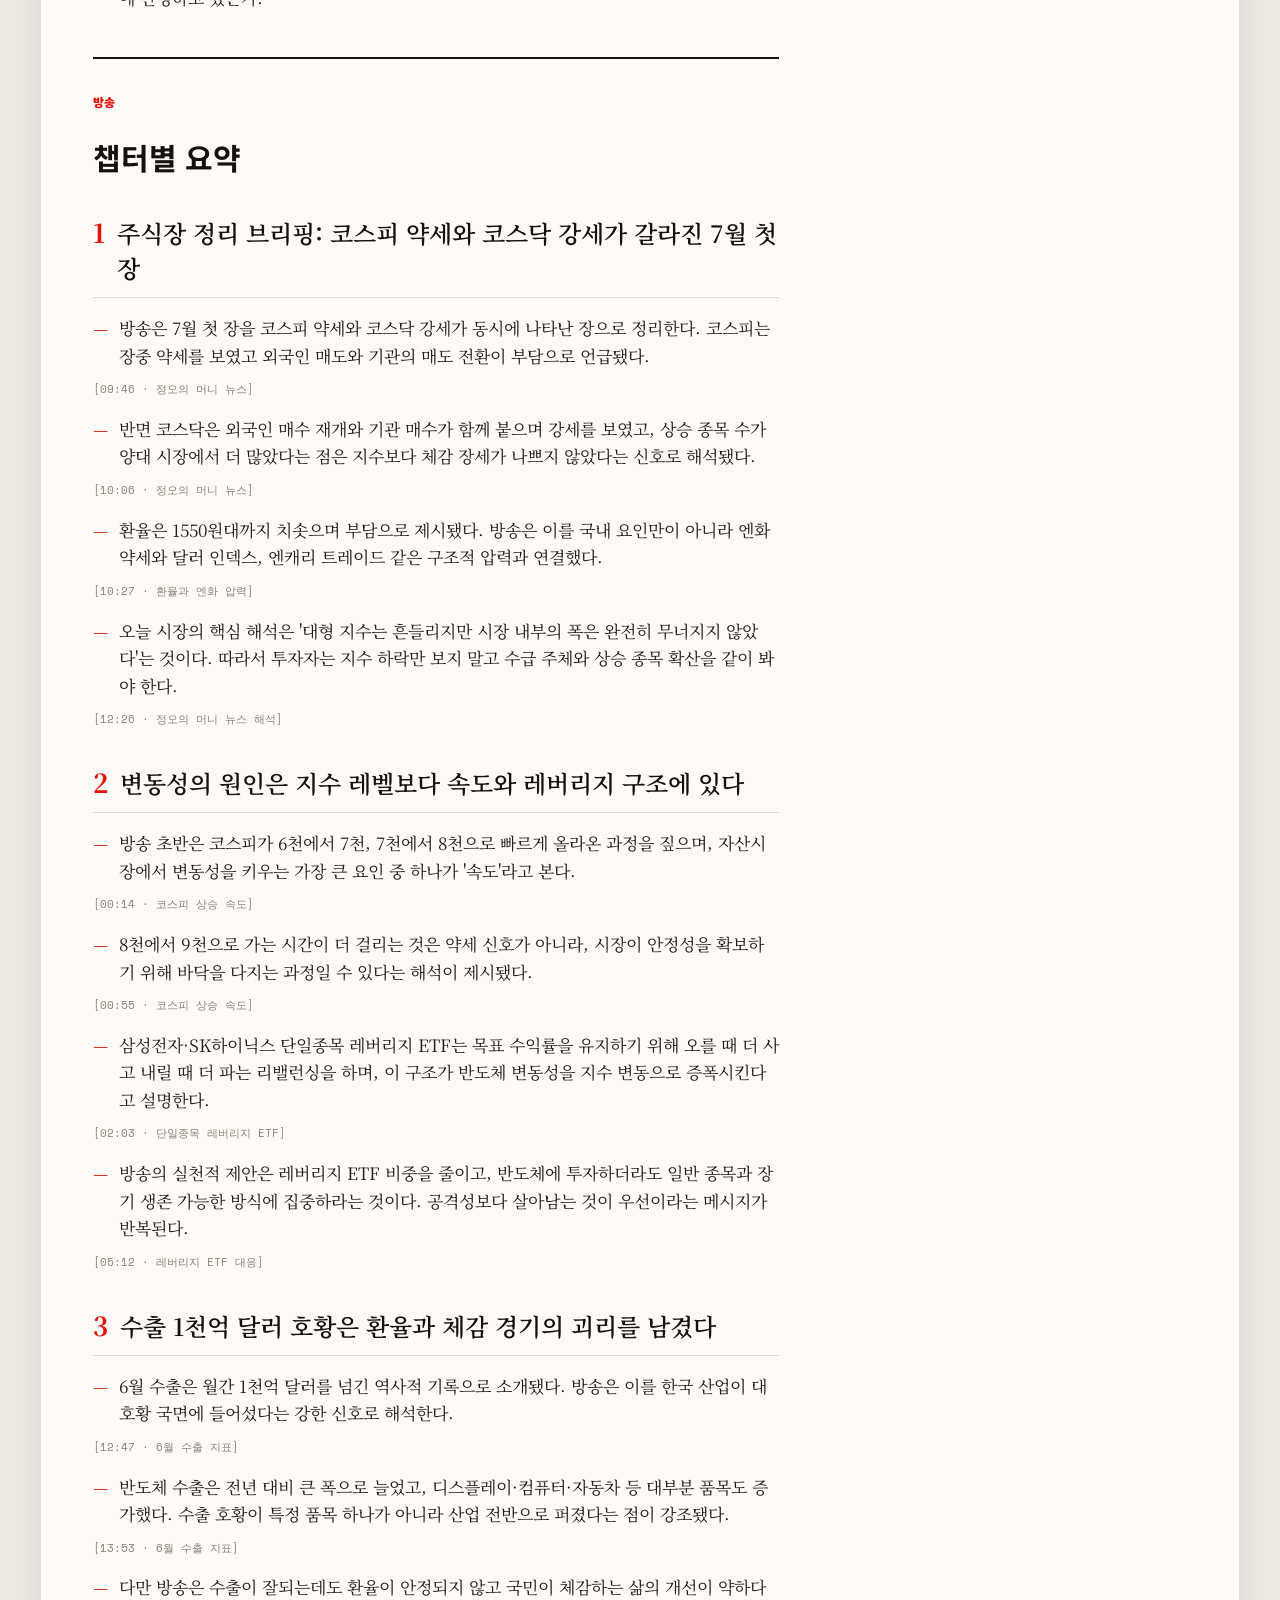
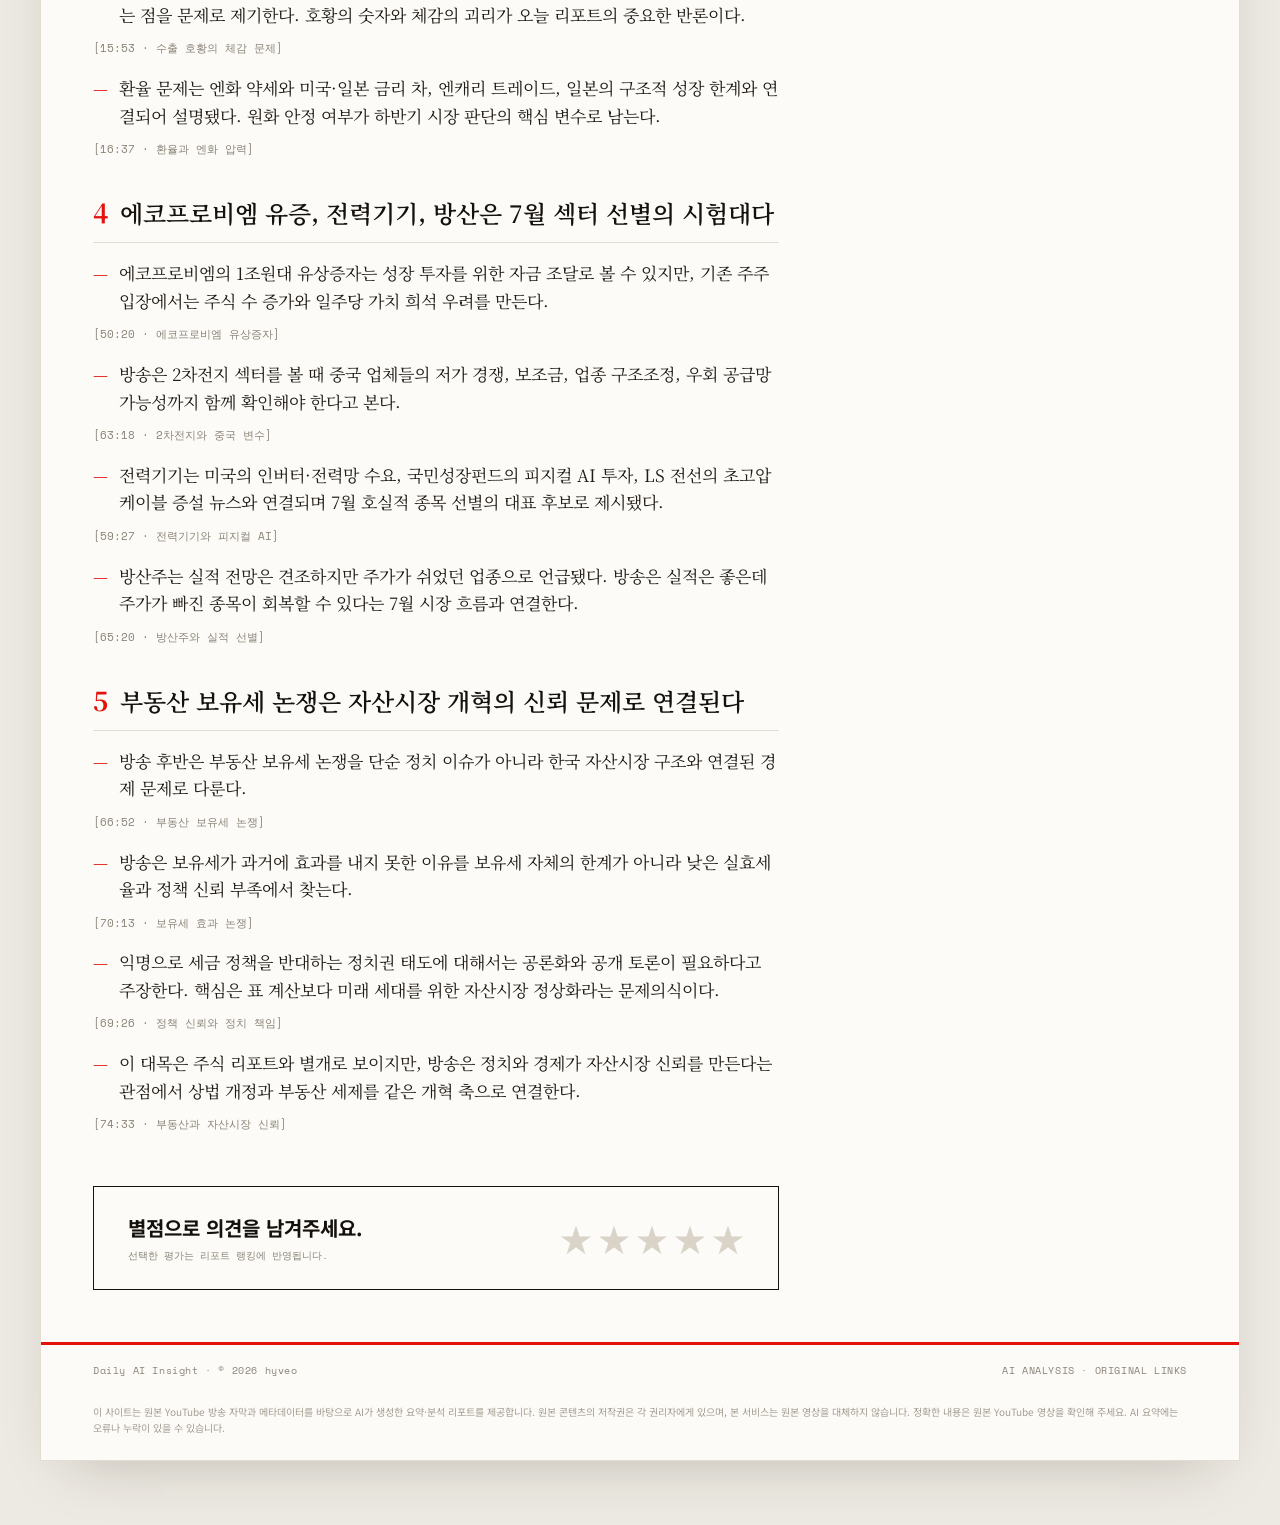
<file: episodes.html>
<!doctype html>
<html lang="ko">
<head>
  <meta charset="utf-8">
  <meta name="viewport" content="width=device-width, initial-scale=1">
  <title>요약 상세 · Daily AI Insight</title>
  <link rel="icon" href="src/assets/favicon.ico" sizes="any">
  <link rel="icon" href="src/assets/favicon.svg" type="image/svg+xml">
  <link rel="apple-touch-icon" href="src/assets/apple-touch-icon.png">
  <link rel="manifest" href="src/assets/site.webmanifest">
  <script async src="https://www.googletagmanager.com/gtag/js?id=G-T5QZKSF29G"></script>
    <script>
      window.dataLayer = window.dataLayer || [];
      function gtag() { dataLayer.push(arguments); }
      gtag("js", new Date());
      gtag("config", "G-T5QZKSF29G");
    </script>
    <meta name="google-adsense-account" content="ca-pub-9542733830235425">
    <script async src="https://pagead2.googlesyndication.com/pagead/js/adsbygoogle.js?client=ca-pub-9542733830235425" crossorigin="anonymous"></script>
  <link rel="stylesheet" href="style.css?v=ui-detail-20260629-1">
  <script src="script.js" defer></script>
</head>
<body>
  <div class="site-shell">
    <header class="site-header">
      <a class="brand" href="index.html">Daily AI Insight</a>
      <nav class="site-nav" aria-label="주요 메뉴">
        <a href="index.html">홈</a>
        <a class="is-active" href="channel.html">채널</a>
        <a href="info.html">정보</a>
        <!-- <a href="my.html">마이</a> -->
      </nav>
      <span class="site-date">2026·06·24 수</span>
    </header>

    <div class="mobile-titlebar">
      <a class="mobile-icon mobile-back-icon" href="channel.html" aria-label="목록으로 가기"></a>
      <strong>12시에 만나요</strong>
      <span class="mobile-titlebar-spacer" aria-hidden="true"></span>
    </div>

    <main class="detail-layout">
      <div class="mobile-detail-hero"><span>12시에<br>만나요</span></div>
      <article class="detail-main">
        <div class="detail-kicker">겸손은힘들다 뉴스공장 · AI 리포트 · 2026년 6월 26일 금요일</div>
        <div class="detail-title-row">
          <h1 class="detail-title">매도 사이드카 발동, 전례 없던 변동성에 휘청이는 투자 심리</h1>
          <div class="detail-actions">
            <button class="primary-pill" type="button" data-rate-btn data-rate-target="#rate-desk" aria-label="리포트 평가하기">
              <svg class="action-icon" viewBox="0 0 24 24" aria-hidden="true"><path d="M20.8 4.6a5.5 5.5 0 0 0-7.8 0L12 5.6l-1-1a5.5 5.5 0 0 0-7.8 7.8l1 1L12 21l7.8-7.6 1-1a5.5 5.5 0 0 0 0-7.8z"/></svg>
              <span class="rate-score" data-rate-score hidden>★ 0</span>
              리포트 평가하기
            </button>
            <button class="icon-circle" type="button" data-toggle="bm" aria-label="보관">
              <span data-state="off"><svg class="action-icon" viewBox="0 0 24 24" aria-hidden="true"><path d="M6 4h12v16l-6-4-6 4z"/></svg></span>
              <span data-state="on" style="display:none;"><svg class="action-icon filled" viewBox="0 0 24 24" aria-hidden="true"><path d="M6 4h12v16l-6-4-6 4z"/></svg></span>
            </button>
            <button class="icon-circle" type="button" data-share aria-label="공유"><svg class="action-icon" viewBox="0 0 24 24" aria-hidden="true"><circle cx="18" cy="5" r="2.4"/><circle cx="6" cy="12" r="2.4"/><circle cx="18" cy="19" r="2.4"/><path d="M8 11l8-5M8 13l8 5"/></svg></button>
          </div>
        </div>
        <div id="rate-desk" class="rate-panel">
          <div><strong>이 리포트, 도움이 되었나요?</strong><div class="meta-mono" style="color:#8a8276;">추천 3,420 · 평균 4.8 / 5</div></div>
          <div class="stars" data-stars><span data-star="1">★</span><span data-star="2">★</span><span data-star="3">★</span><span data-star="4">★</span><span data-star="5">★</span></div>
        </div>
        <div class="article-meta"><span>EDITED BY <b style="color:#E3120B;">hyveo</b></span><span>발행 2026·06·26 11:34 KST</span><span>요약 갱신 2026·06·26 17:14 KST</span><span>원본 01:16:45</span></div>

        <section class="ai-lead">
          <div class="ai-lead-title"><span>✦</span> AI 분석 리포트</div>
          <p>애플발 메모리 가격 우려는 반도체 수요의 종말보다 한국 시장의 증폭 구조와 기업별 대응력 차이를 드러낸 사건으로 해석된다.</p>
        </section>

        <nav class="toc-box sx" aria-label="목차">
          <strong>목차</strong>
          <div class="toc-grid">
            <a href="#insight"><span>1</span>오늘의 Insight</a>
            <a href="#investor-view"><span>2</span>투자 관점과 체크포인트</a>
            <a href="#strategy-frame"><span>3</span>전략 판단 체크프레임</a>
            <a href="#chapter-summary"><span>4</span>챕터별 요약</a>
            <a class="toc-sub" href="#sec-1"><span>4.1</span>반도체와 소비의 연결</a>
            <a class="toc-sub" href="#sec-2"><span>4.2</span>애플발 메모리 가격 충격</a>
            <a class="toc-sub" href="#sec-3"><span>4.3</span>한국 시장 하락이 커진 이유</a>
            <a class="toc-sub" href="#sec-4"><span>4.4</span>국민성장펀드와 투자 구조</a>
            <a class="toc-sub" href="#sec-5"><span>4.5</span>광주·전남 반도체 클러스터</a>
            <a class="toc-sub" href="#sec-6"><span>4.6</span>변화에 투자하는 기업과 투자자</a>
          </div>
        </nav>

        <section id="insight" class="report-section insight-section">
          <p class="section-label">핵심 해석</p>
          <h2>오늘의 Insight</h2>
          <p class="insight-copy">이 방송은 애플발 메모리 가격 부담을 반도체 수요 붕괴 신호로 단정하지 않고, 공급자와 수요자 사이의 비용 전가 구조가 드러난 사건으로 해석한다. 동시에 한국 증시의 급락은 단일 악재보다 반도체 대형주 집중, ETF 바스켓 매도, 레버리지 상품, 외국인 차익실현이 겹친 증폭 구조의 결과로 정리된다. 독자는 반도체 장기 수요 자체보다 누가 가격 결정력을 갖고, 누가 비용을 떠안으며, 어떤 자금 구조가 충격을 키우는지를 구분해 봐야 한다.</p>
        </section>

        <section id="investor-view" class="report-section split-section">
          <p class="section-label">관점 정리</p>
          <h2>투자자가 가져갈 관점과 체크포인트</h2>
          <div class="split-grid">
            <div>
              <h3>가져갈 관점</h3>
              <ul><li>메모리 가격 상승은 반도체 공급자에게는 호재지만, 이를 쓰는 빅테크와 소비자에게는 비용 압박이라는 양면성을 동시에 가진다.</li><li>시장 급락을 해석할 때는 뉴스 하나보다 지수 구성, ETF 매도, 레버리지 상품, 외국인 차익실현이 어떻게 연결되는지를 함께 봐야 한다.</li><li>국민성장펀드처럼 긍정적인 자금 유입 뉴스도 전환사채, 상환전환우선주, 제3자 배정 등 기존 주주에게 미치는 구조를 확인해야 한다.</li><li>반도체 클러스터와 지역 투자 테마는 실제 설비투자, 전력 인프라, 장비 공급망과 연결된 기업만 선별해야 과열 테마와 구분된다.</li><li>장기 승자는 변화가 확인된 뒤 기다리는 기업보다 자금 부담을 감수하고 선제적으로 투자하는 기업이라는 관점이 방송의 결론이다.</li></ul>
            </div>
            <div>
              <h3>앞으로 볼 것</h3>
              <ul class="muted-list"><li>메모리 가격 상승이 빅테크 제품 가격 인상과 수요 지연으로 얼마나 이어지는지</li><li>삼성전자·SK하이닉스 등 공급자가 가격 결정력을 유지하면서도 최종 수요 둔화를 피할 수 있는지</li><li>한국 증시에서 반도체 대형주, ETF, 레버리지 상품 매도가 다시 지수 하락을 증폭시키는지</li><li>국민성장펀드 관련 투자에서 실제 성장 자금과 주주 희석 부담이 어떻게 균형을 이루는지</li><li>광주·전남 반도체 투자 관련 기업 중 실제 수주와 이익으로 연결되는 기업이 나타나는지</li></ul>
            </div>
          </div>
        </section>

        <section id="strategy-frame" class="report-section frame-section">
          <p class="section-label">전략 프레임</p>
          <h2>전략 판단 체크프레임</h2>
          <p class="frame-stance">반도체 장기 수요를 부정하기보다 가격 전가력, 비용 부담 주체, 수급 증폭 구조를 나눠 보는 방어적 선별 프레임</p>
          <div class="split-grid">
            <div>
              <h3>가능한 경로</h3>
              <ul><li>메모리 가격 상승이 공급자 이익으로만 남으면 반도체 공급망 중심의 강세 논리는 유지될 수 있다.</li><li>제품 가격 인상과 수요 지연으로 번지면 빅테크와 최종 소비재 쪽 마진 압박을 함께 봐야 한다.</li><li>ETF와 레버리지 상품 매도가 재발하면 개별 기업 악재가 없어도 지수 하락이 확대될 수 있다.</li><li>국내 클러스터 투자가 실제 설비·전력·장비 수주로 이어지면 지역 테마가 아니라 실적 기반 재평가로 바뀔 수 있다.</li></ul>
            </div>
            <div>
              <h3>주의할 리스크</h3>
              <ul class="muted-list"><li>반도체 대형주 쏠림</li><li>레버리지·단일 종목형 상품 노출</li><li>가격 전가가 어려운 수요 기업의 마진 압박</li><li>국민성장펀드 관련 자금 조달의 주주 희석 가능성</li><li>지역 투자 테마와 실제 수주 기업의 혼동</li></ul>
            </div>
          </div>
          <div class="question-box">
            <h3>내 포트폴리오 질문</h3>
            <ul><li>내가 보는 기업은 가격 전가력이 있는 공급자인가, 비용을 떠안는 수요자인가?</li><li>현재 하락은 기업 펀더멘털 변화 때문인가, ETF·수급 증폭 때문인가?</li><li>보유 포트폴리오가 반도체 대형주와 레버리지 상품에 과도하게 쏠려 있지는 않은가?</li><li>좋은 정책·펀드 뉴스 뒤에 전환사채나 상환전환우선주 같은 희석 구조가 있는가?</li><li>투자 테마가 실제 매출, 수주, 인프라 연결성으로 확인되는가?</li></ul>
          </div>
        </section>

        <div id="chapter-summary" class="chapter-heading">
          <p class="section-label">방송</p>
          <h2>챕터별 요약</h2>
        </div>

        <section id="sec-1" class="report-section">
          <h2><span>1</span>반도체와 소비의 연결</h2>
          <ul><li>방송 초반은 한국 경제에서 반도체가 수출, 무역수지, GDP 기대, 주식 자산 가치, 성과급, 소비심리로 이어지는 핵심 연결고리라는 점을 짚으며 시작한다. <em class="source-note">[00:00:00 · 방송시작]</em></li><li>반도체 수출이 좋아지면 대기업 실적과 주가뿐 아니라 직원 보상, 가계의 부의 효과, 백화점·유통 소비까지 움직일 수 있어 내수 회복의 선행 신호로 해석할 수 있다고 본다.</li><li>외국인 관광객 증가와 높은 객단가도 국내 소비를 보완하는 변수로 언급되며, 환율과 K콘텐츠 인기가 결합하면 인구 감소 우려를 일부 상쇄하는 소비 수요가 될 수 있다고 설명한다.</li><li>이 관점에서 반도체는 단순히 주식시장 대형 업종이 아니라 한국의 수출, 고용, 심리, 소비가 한꺼번에 연결되는 경제 엔진으로 제시된다.</li></ul>
        </section>
        <section id="sec-2" class="report-section">
          <h2><span>2</span>애플발 메모리 가격 충격</h2>
          <ul><li>이날 시장의 직접 촉발점은 애플이 메모리 가격 상승을 이유로 맥북과 아이패드 가격을 올렸다는 뉴스였고, 시장은 이를 반도체 호황의 이면을 보여주는 신호로 받아들였다. <em class="source-note">[00:11:00 · 정오의 머니 뉴스]</em></li><li>메모리 가격 상승은 삼성전자와 SK하이닉스 같은 공급자에게는 이익이지만, 애플처럼 메모리를 많이 쓰는 기업에는 원가 부담이고 최종 소비자에게는 가격 인상 압력으로 이어진다.</li><li>방송은 이 장면을 AI, 빅테크, 반도체가 모두 같은 방향으로 계속 오를 수 있다는 낙관이 처음으로 균열을 보인 날로 해석한다.</li><li>다만 결론은 반도체 수요가 끝났다는 것이 아니라, 공급망 안에서 가격 결정력을 가진 기업과 비용을 흡수해야 하는 기업을 분리해 봐야 한다는 쪽에 가깝다.</li><li>휴머노이드와 AI 데이터센터처럼 장기 수요는 여전히 존재하지만, 높은 메모리 가격이 일부 소비자·기업의 구매 지연이나 수익성 압박으로 이어질 수 있다는 점이 새로운 리스크로 부각된다.</li></ul>
        </section>
        <section id="sec-3" class="report-section">
          <h2><span>3</span>한국 시장 하락이 커진 이유</h2>
          <ul><li>코스피와 코스닥은 매도 사이드카가 거론될 정도로 크게 흔들렸고, 외국인과 기관의 동반 매도, 환율 상승, 대형 반도체주 급락이 동시에 나타났다. <em class="source-note">[00:17:00 · 시장 급락 해석]</em></li><li>한국 시장은 삼성전자, SK하이닉스, SK스퀘어, 삼성물산, 삼성전기 등 반도체·대형주 비중이 높아 대형주가 먼저 흔들리면 지수 전체가 빠르게 무너지는 구조를 갖고 있다고 설명한다.</li><li>ETF는 특정 악재 종목만 골라 파는 것이 아니라 바스켓을 통째로 줄이기 때문에, 직접 악재가 없는 종목까지 함께 밀리며 하락 폭을 키운다.</li><li>레버리지와 단일 종목형 상품은 상승장에서는 유동성을 밀어 올리지만, 반대로 하락장에서는 손실 확대와 강제 매도를 통해 시장의 진폭을 더 크게 만들 수 있다고 지적한다.</li><li>외국인은 큰 상승 이후 차익을 실현했고, 기관과 연기금도 방어적 매수 주체가 되지 못하면서 시장에는 충격을 흡수할 수 있는 섹터 로테이션과 장기 자금이 부족하다는 문제가 드러났다.</li></ul>
        </section>
        <section id="sec-4" class="report-section">
          <h2><span>4</span>국민성장펀드와 투자 구조</h2>
          <ul><li>리그켐바이오와 LIG넥스원 사례는 국민성장펀드라는 긍정적 헤드라인에도 주가가 엇갈릴 수 있음을 보여주는 사례로 다뤄진다. <em class="source-note">[00:31:00 · 국민성장펀드 사례]</em></li><li>정부 성격의 자금이 들어온다는 사실 자체는 미래 산업에 대한 공적 신뢰를 의미하지만, 상환전환우선주나 전환사채처럼 향후 주식 수 증가로 이어질 수 있는 구조라면 기존 주주에게는 희석 부담이 된다.</li><li>방송은 투자자가 누가 샀다는 뉴스보다 어떤 조건으로 돈이 들어왔는지, 그 자금이 기업가치 개선으로 연결되는지, 기존 주주에게 어떤 권리 변화를 만드는지를 봐야 한다고 정리한다.</li><li>결국 좋은 산업과 좋은 기업도 자금 조달 방식이 불리하면 주가가 즉시 호응하지 않을 수 있으며, 성장 투자에서는 산업 전망과 금융 구조를 함께 읽어야 한다는 메시지가 남는다.</li></ul>
        </section>
        <section id="sec-5" class="report-section">
          <h2><span>5</span>광주·전남 반도체 클러스터</h2>
          <ul><li>방송 후반에는 삼성전자와 SK하이닉스의 광주·전남 투자, SK의 재생에너지 투자, 장비 기업들의 주가 강세를 연결해 국내 생산 거점의 의미를 다룬다. <em class="source-note">[00:47:00 · 광주·전남 반도체 클러스터]</em></li><li>국내 반도체 기업이 저평가되는 이유 중 하나는 생산 거점과 공급망이 해외에 흩어져 있다는 인식인데, 국내에 공장·전력·인프라가 실제로 깔리면 지역 경제와 기업 가치 모두에 재평가 요인이 될 수 있다고 본다.</li><li>TES와 원익IPS 같은 장비주는 대규모 설비투자의 직접 연결고리로 언급되며, 단순 테마보다 실제 수주 가능성과 산업 내 위치가 중요하다는 점을 강조한다.</li><li>반대로 전라도 기업이라는 식의 넓은 지역 테마만으로 접근하면 위험하며, 흑자 여부, 낮은 PBR, 투자 프로젝트와의 실질적 연결성을 기준으로 좁혀 봐야 한다고 조언한다.</li></ul>
        </section>
        <section id="sec-6" class="report-section">
          <h2><span>6</span>변화에 투자하는 기업과 투자자</h2>
          <ul><li>클로징의 핵심 비유는 노키아다. 스마트폰 시대를 앞두고도 충분히 대응하지 못했던 노키아처럼, 변화가 이미 보이는데 기다리는 기업은 시장에서 밀려날 수 있다고 말한다. <em class="source-note">[00:58:00 · 광수 생각과 클로징]</em></li><li>마이크로소프트, 메타, 오라클, 알파벳 같은 AI 투자 기업들은 비용 부담과 자금 조달 압박이 있어도 선제적으로 투자하고 있으며, 방송은 이런 적극성이 장기 생존력의 기준이라고 본다.</li><li>애플에 대해서는 과거 스티브 잡스의 stay hungry, stay foolish 정신과 달리 너무 조심스럽게 기다리는 것은 아닌지 질문을 던지며, 혁신 기업도 변화 앞에서는 다시 평가받을 수 있다고 지적한다.</li><li>한국 기업에는 글로벌 AI 기업들이 필요로 하는 핵심 공급망이라는 자신감을 갖고, 단기 주가 충격보다 장기 투자와 기술 적응을 통해 판을 바꿔야 한다는 메시지를 남긴다.</li><li>마지막 시청자 사연은 투자를 배우면서 세상을 보는 관점이 달라졌다는 이야기였고, 방송은 결과보다 과정을 배우며 함께 걸어가자는 메시지로 마무리된다.</li></ul>
        </section>

        <section class="bottom-rate">
          <div id="rate-bottom" class="rate-panel bottom-rate-panel">
            <div><strong>별점으로 의견을 남겨주세요.</strong><div class="meta-mono">선택한 평가는 리포트 랭킹에 반영됩니다.</div></div>
            <div class="stars bottom-stars" data-stars><span data-star="1">★</span><span data-star="2">★</span><span data-star="3">★</span><span data-star="4">★</span><span data-star="5">★</span></div>
          </div>
        </section>
      </article>

      <aside class="side-video">
        <div class="video-box" data-video data-vid="Cv-Jy5x_3jk"><button class="play-button" type="button" data-play aria-label="재생"></button><span class="duration">-</span></div>
        <div class="side-channel"><span class="side-avatar">겸손</span><span><strong>김어준의 겸손은힘들다 뉴스공장</strong><br><em class="meta-mono" style="color:#8a8276;">2026·06·26 11:34 KST · 발행</em></span></div>
      </aside>
    </main>

    <footer class="site-footer"><span>Daily AI Insight · © 2026 hyveo</span><span>AI ANALYSIS · ORIGINAL LINKS</span></footer>
    <p class="site-disclaimer">이 사이트는 원본 YouTube 방송 자막과 메타데이터를 바탕으로 AI가 생성한 요약·분석 리포트를 제공합니다. 원본 콘텐츠의 저작권은 각 권리자에게 있으며, 본 서비스는 원본 영상을 대체하지 않습니다. 정확한 내용은 원본 YouTube 영상을 확인해 주세요. AI 요약에는 오류나 누락이 있을 수 있습니다.</p>
  </div>
  
</body>
</html>
</file>
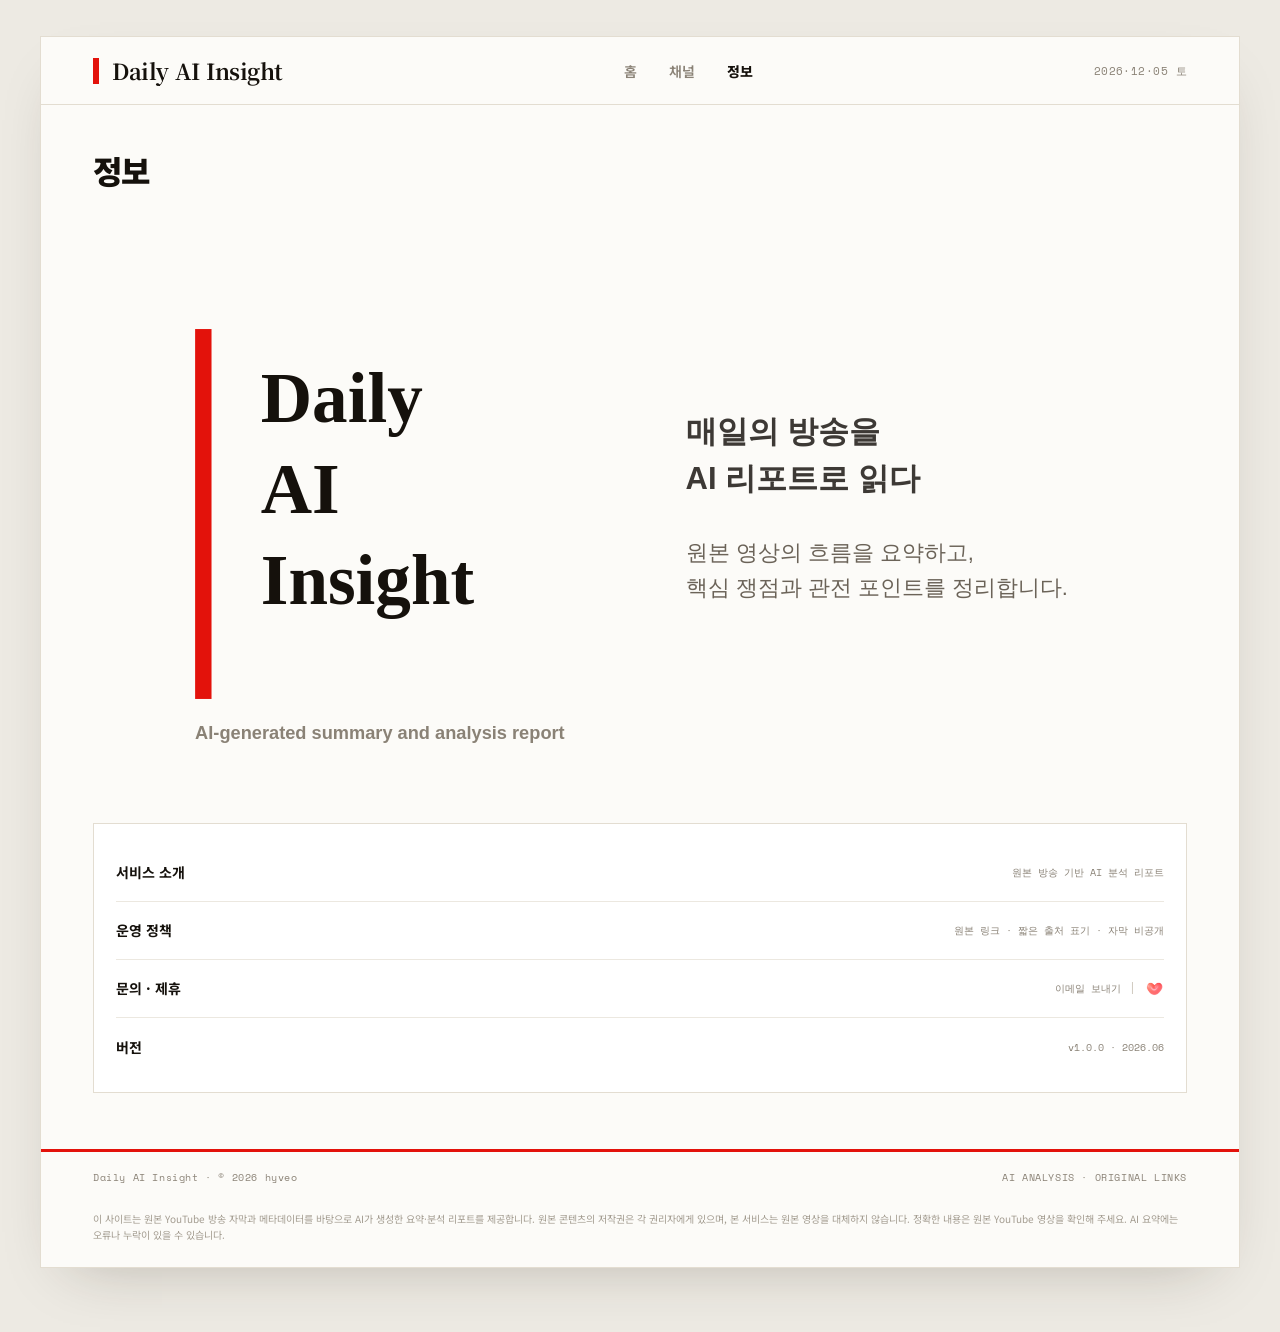
<file: info.html>
<!doctype html>
<html lang="ko">
<head>
  <meta charset="utf-8">
  <meta name="viewport" content="width=device-width, initial-scale=1">
  <title>정보 · Daily AI Insight</title>
  <link rel="icon" href="src/assets/favicon.ico" sizes="any">
  <link rel="icon" href="src/assets/favicon.svg" type="image/svg+xml">
  <link rel="apple-touch-icon" href="src/assets/apple-touch-icon.png">
  <link rel="manifest" href="src/assets/site.webmanifest">
  <script async src="https://www.googletagmanager.com/gtag/js?id=G-T5QZKSF29G"></script>
    <script>
      window.dataLayer = window.dataLayer || [];
      function gtag() { dataLayer.push(arguments); }
      gtag("js", new Date());
      gtag("config", "G-T5QZKSF29G");
    </script>
    <meta name="google-adsense-account" content="ca-pub-9542733830235425">
    <script async src="https://pagead2.googlesyndication.com/pagead/js/adsbygoogle.js?client=ca-pub-9542733830235425" crossorigin="anonymous"></script>
  <link rel="stylesheet" href="style.css">
  <script src="script.js" defer></script>
</head>
<body class="info-page">
  <div class="site-shell">
    <header class="site-header">
      <a class="brand" href="index.html">Daily AI Insight</a>
      <nav class="site-nav" aria-label="주요 메뉴">
        <a href="index.html">홈</a>
        <a href="channel.html">채널</a>
        <a class="is-active" href="info.html">정보</a>
        <!-- <a href="my.html">마이</a> -->
      </nav>
      <span class="site-date">2026·06·24 수</span>
    </header>

    <div class="mobile-titlebar">
      <strong>정보</strong>
      <span class="mobile-titlebar-spacer" aria-hidden="true"></span>
    </div>

    <main class="info-main">
      <h1 class="info-page-title">정보</h1>
      <section class="info-intro-visual" aria-label="Daily AI Insight 소개">
        <img src="src/assets/intro-card-paper.svg" alt="Daily AI Insight는 매일의 방송을 AI 리포트로 요약하고 핵심 쟁점과 관전 포인트를 정리합니다.">
      </section>
      <aside class="service-box service-box-full">
        <div class="service-row"><strong>서비스 소개<span>원본 방송 기반 AI 분석 리포트</span></strong></div>
        <div class="service-row"><strong>운영 정책<span>원본 링크 · 짧은 출처 표기 · 자막 비공개</span></strong></div>
        <div class="service-row"><strong>문의 · 제휴<span class="service-actions"><a href="mailto:app.hyveo@gmail.com">이메일 보내기</a><span class="service-separator" aria-hidden="true">|</span><a class="support-link" href="https://fairy.hada.io/@daily-ai-insight" target="_blank" rel="noopener noreferrer" aria-label="개발자 후원하러 가기" title="개발자 후원하러 가기"><img class="support-heart" src="src/assets/support-heart.png" alt=""></a></span></strong></div>
        <div class="service-row"><strong>버전<span>v1.0.0 · 2026.06</span></strong></div>
      </aside>
      <div class="mobile-info-footer" aria-label="서비스 푸터">
        <span>Daily AI Insight · © 2026 hyveo</span>
        <span>AI ANALYSIS · ORIGINAL LINKS</span>
      </div>
      <p class="mobile-site-disclaimer">이 사이트는 원본 YouTube 방송 자막과 메타데이터를 바탕으로 AI가 생성한 요약·분석 리포트를 제공합니다. 원본 콘텐츠의 저작권은 각 권리자에게 있으며, 본 서비스는 원본 영상을 대체하지 않습니다. 정확한 내용은 원본 YouTube 영상을 확인해 주세요. AI 요약에는 오류나 누락이 있을 수 있습니다.</p>
    </main>

    <footer class="site-footer"><span>Daily AI Insight · © 2026 hyveo</span><span>AI ANALYSIS · ORIGINAL LINKS</span></footer>
    <p class="site-disclaimer">이 사이트는 원본 YouTube 방송 자막과 메타데이터를 바탕으로 AI가 생성한 요약·분석 리포트를 제공합니다. 원본 콘텐츠의 저작권은 각 권리자에게 있으며, 본 서비스는 원본 영상을 대체하지 않습니다. 정확한 내용은 원본 YouTube 영상을 확인해 주세요. AI 요약에는 오류나 누락이 있을 수 있습니다.</p>
  </div>
  

  <nav class="mobile-tabbar" aria-label="모바일 메뉴">
    <a href="index.html">홈</a>
    <a href="channel.html">채널</a>
    <a class="is-active" href="info.html">정보</a>
    <!-- <a href="my.html">마이</a> -->
  </nav>
</body>
</html>
</file>
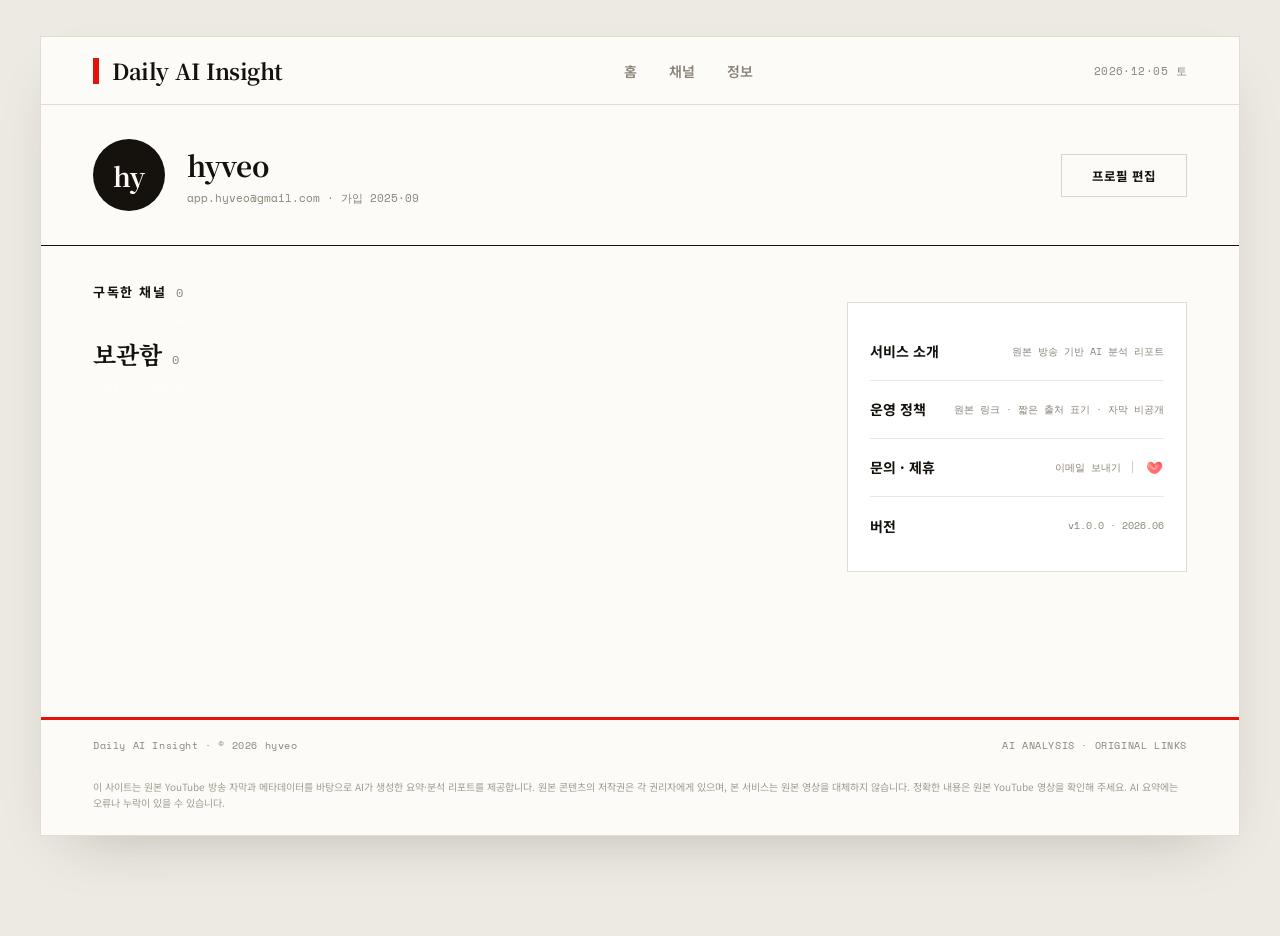
<file: my.html>
<!doctype html>
<html lang="ko">
<head>
  <meta charset="utf-8">
  <meta name="viewport" content="width=device-width, initial-scale=1">
  <title>마이 · Daily AI Insight</title>
  <link rel="icon" href="src/assets/favicon.ico" sizes="any">
  <link rel="icon" href="src/assets/favicon.svg" type="image/svg+xml">
  <link rel="apple-touch-icon" href="src/assets/apple-touch-icon.png">
  <link rel="manifest" href="src/assets/site.webmanifest">
  <script async src="https://www.googletagmanager.com/gtag/js?id=G-T5QZKSF29G"></script>
    <script>
      window.dataLayer = window.dataLayer || [];
      function gtag() { dataLayer.push(arguments); }
      gtag("js", new Date());
      gtag("config", "G-T5QZKSF29G");
    </script>
    <meta name="google-adsense-account" content="ca-pub-9542733830235425">
    <script async src="https://pagead2.googlesyndication.com/pagead/js/adsbygoogle.js?client=ca-pub-9542733830235425" crossorigin="anonymous"></script>
  <link rel="stylesheet" href="style.css">
  <script src="script.js" defer></script>
</head>
<body>
  <div class="site-shell">
    <header class="site-header">
      <a class="brand" href="index.html">Daily AI Insight</a>
      <nav class="site-nav" aria-label="주요 메뉴">
        <a href="index.html">홈</a>
        <a href="channel.html">채널</a>
        <a href="info.html">정보</a>
        <!-- <a class="is-active" href="my.html">마이</a> -->
      </nav>
      <span class="site-date">2026·06·24 수</span>
    </header>

    <div class="mobile-titlebar">
      <strong>마이</strong>
      <span class="mobile-icon mobile-user-icon" aria-label="내 정보"></span>
    </div>

    <main>
      <section class="profile-head">
        <div class="profile-avatar">hy</div>
        <div class="profile-name"><strong>hyveo</strong><p><span class="desktop-label">app.hyveo@gmail.com · </span>가입 2025·09</p></div>
        <div class="profile-stats"><span><strong>12</strong><em><span class="desktop-label">SAVED</span><span class="mobile-label">보관함</span></em></span><span><strong>4</strong><em><span class="desktop-label">CHANNELS</span><span class="mobile-label">구독</span></em></span></div>
        <a class="ghost-pill profile-edit" href="my.html"><span class="desktop-label">프로필 편집</span><span class="mobile-label">편집</span></a>
      </section>

      <section class="my-grid">
        <div>
          <h2 class="section-title my-section-label">구독한 채널 <span>4</span></h2>
          <div class="profile-channel-row">
            <a class="profile-channel" href="channel.html"><span class="profile-channel-avatar">겸손</span><span>겸손은힘들다 뉴스공장</span></a>
            <a class="profile-channel" href="channel.html"><span class="profile-channel-avatar tone-2">마켓</span><span>일일 경제 브리핑</span></a>
            <a class="profile-channel" href="channel.html"><span class="profile-channel-avatar tone-3">과학</span><span>사이언스 데일리</span></a>
          </div>

          <h2 class="section-title">보관함 <span class="section-count">12</span></h2>
          <div>
            <a class="saved-item" href="detail.html"><span class="saved-cover"></span><span><strong class="saved-title">‘검은 화요일’ 딛고 실적으로 일어서자</strong><em class="saved-meta">겸손은힘들다 뉴스공장 · 06·24</em></span><span class="saved-bookmark" aria-hidden="true"></span></a>
            <a class="saved-item" href="detail.html"><span class="saved-cover tone-2"></span><span><strong class="saved-title">반도체 실적 시즌, 무엇을 볼 것인가</strong><em class="saved-meta">일일 경제 브리핑 · 06·24</em></span><span class="saved-bookmark" aria-hidden="true"></span></a>
            <a class="saved-item" href="detail.html"><span class="saved-cover tone-3"></span><span><strong class="saved-title">우주 망원경이 다시 쓴 우주의 나이</strong><em class="saved-meta">사이언스 데일리 · 06·23</em></span><span class="saved-bookmark" aria-hidden="true"></span></a>
            <a class="saved-item" href="detail.html"><span class="saved-cover tone-4"></span><span><strong class="saved-title">올해의 책, 편집자들이 고른 다섯 권</strong><em class="saved-meta">컬처 라운지 · 06·22</em></span><span class="saved-bookmark" aria-hidden="true"></span></a>
          </div>
          <div class="center-action"><a class="ghost-pill" href="my.html">더보기</a></div>
        </div>

        <aside class="service-box">
          <h2 class="section-title service-title">서비스 정보</h2>
          <div class="service-row"><strong>서비스 소개<span>원본 방송 기반 AI 분석 리포트</span></strong></div>
          <div class="service-row"><strong>운영 정책<span>원본 링크 · 짧은 출처 표기 · 자막 비공개</span></strong></div>
          <div class="service-row"><strong>문의 · 제휴<span class="service-actions"><a href="mailto:app.hyveo@gmail.com">이메일 보내기</a><span class="service-separator" aria-hidden="true">|</span><a class="support-link" href="https://fairy.hada.io/@daily-ai-insight" target="_blank" rel="noopener noreferrer" aria-label="개발자 후원하러 가기" title="개발자 후원하러 가기"><img class="support-heart" src="src/assets/support-heart.png" alt=""></a></span></strong></div>
          <div class="service-row"><strong>버전<span>v1.0.0 · 2026.06</span></strong></div>
        </aside>
      </section>
    </main>

    <footer class="site-footer"><span>Daily AI Insight · © 2026 hyveo</span><span>AI ANALYSIS · ORIGINAL LINKS</span></footer>
    <p class="site-disclaimer">이 사이트는 원본 YouTube 방송 자막과 메타데이터를 바탕으로 AI가 생성한 요약·분석 리포트를 제공합니다. 원본 콘텐츠의 저작권은 각 권리자에게 있으며, 본 서비스는 원본 영상을 대체하지 않습니다. 정확한 내용은 원본 YouTube 영상을 확인해 주세요. AI 요약에는 오류나 누락이 있을 수 있습니다.</p>
  </div>
  

  <nav class="mobile-tabbar" aria-label="모바일 메뉴">
    <a href="index.html">홈</a>
    <a href="channel.html">채널</a>
    <a href="info.html">정보</a>
    <!-- <a class="is-active" href="my.html">마이</a> -->
  </nav>
</body>
</html>
</file>
<file: style.css>
@import url("https://fonts.googleapis.com/css2?family=Noto+Serif+KR:wght@400;500;600;700&family=Noto+Sans+KR:wght@400;500;700;900&family=Space+Mono:wght@400;700&display=swap");

:root {
  --paper: #fcfbf8;
  --white: #ffffff;
  --ink: #15110c;
  --mobile-ink: #1a1714;
  --muted: #6b6358;
  --faint: #a39c90;
  --line: #e3ddd1;
  --line-soft: #ece8e0;
  --soft: #f4f2ee;
  --accent: #e3120b;
  --accent-soft: #fbe9e7;
  --teal: #1d3a45;
  --violet: #26203a;
  --olive: #3a3320;
}

* {
  box-sizing: border-box;
}

html,
body {
  margin: 0;
}

body {
  min-height: 100vh;
  background: #edeae3;
  color: var(--ink);
  font-family: "Noto Sans KR", "Apple SD Gothic Neo", sans-serif;
  -webkit-font-smoothing: antialiased;
}

a {
  color: inherit;
  text-decoration: none;
}

button {
  border: 0;
  background: transparent;
  color: inherit;
  cursor: pointer;
  font: inherit;
}

.sx {
  scrollbar-width: none;
}

.sx::-webkit-scrollbar {
  width: 0;
  height: 0;
}

.site-shell {
  display: flex;
  flex-direction: column;
  width: min(1200px, calc(100% - 32px));
  min-height: calc(100vh - 100px);
  margin: 36px auto 64px;
  border: 1px solid var(--line);
  background: var(--paper);
  box-shadow: 0 24px 60px -30px rgba(40, 30, 15, 0.28);
}

.site-shell > main {
  flex: 1 0 auto;
}

.site-ad-slot {
  display: block;
  width: min(100% - 32px, 970px);
  min-height: 90px;
  margin: 24px auto;
  overflow: hidden;
}

.site-ad-slot--detail {
  width: min(100% - 32px, 728px);
}

.site-header {
  display: flex;
  align-items: center;
  justify-content: space-between;
  gap: 24px;
  padding: 18px 52px;
  border-bottom: 1px solid var(--line);
}

.brand {
  display: inline-flex;
  align-items: center;
  gap: 13px;
  min-width: 0;
  color: var(--ink);
  font-family: "Noto Serif KR", serif;
  font-size: 22px;
  font-weight: 700;
  letter-spacing: -0.02em;
  white-space: nowrap;
}

.brand::before {
  content: "";
  width: 6px;
  height: 26px;
  flex: 0 0 auto;
  background: var(--accent);
}

.site-nav {
  display: flex;
  align-items: center;
  gap: 32px;
  color: #8a8276;
  font-size: 14px;
  font-weight: 600;
}

.site-nav .is-active {
  color: var(--ink);
  font-weight: 800;
}

.site-date {
  color: #8a8276;
  font-family: "Space Mono", monospace;
  font-size: 11px;
  letter-spacing: 0.04em;
  white-space: nowrap;
}

.site-footer {
  display: flex;
  justify-content: space-between;
  gap: 20px;
  padding: 18px 52px 26px;
  border-top: 3px solid var(--accent);
  color: #8a8276;
  font-family: "Space Mono", monospace;
  font-size: 10px;
  letter-spacing: 0.06em;
}

.site-disclaimer {
  margin: 0;
  padding: 0 52px 24px;
  color: #a39c90;
  font-size: 10px;
  line-height: 1.6;
  word-break: keep-all;
}

.mobile-titlebar,
.mobile-tabbar {
  display: none;
}

.mobile-label {
  display: none;
}

.hero {
  padding: 30px 52px 0;
}

.hero-panel {
  position: relative;
  display: flex;
  align-items: flex-end;
  height: 430px;
  overflow: hidden;
  padding: 52px 52px 48px;
  border-radius: 0;
  background-color: #15110c;
  background-position: center;
  background-size: cover;
  color: var(--paper);
}

.hero-slide {
  position: absolute;
  inset: 0;
  display: flex;
  align-items: flex-end;
  padding: 52px 52px 48px;
  background-color: #15110c;
  background-position: center;
  background-size: cover;
  opacity: 0;
  pointer-events: none;
  transform: translateX(28px) scale(1.015);
  transition: opacity 680ms ease, transform 680ms ease;
}

.hero-slide.is-active {
  z-index: 1;
  opacity: 1;
  pointer-events: auto;
  transform: translateX(0) scale(1);
}

.hero-slide.is-leaving {
  z-index: 0;
  transform: translateX(-18px) scale(1.01);
}

.hero-slide::before {
  content: "";
  position: absolute;
  inset: 0;
  background:
    linear-gradient(to bottom, rgba(21, 17, 12, 0.04) 0%, rgba(21, 17, 12, 0.22) 42%, rgba(21, 17, 12, 0.78) 100%),
    radial-gradient(120% 90% at 90% 6%, rgba(227, 18, 11, 0.06), transparent 56%);
}

.hero-copy,
.hero-cover,
.hero-counter {
  position: relative;
  z-index: 2;
}

.hero-copy {
  width: min(820px, 100%);
}

.eyebrow {
  display: inline-flex;
  padding: 5px 12px;
  border-radius: 0;
  background: var(--accent);
  color: #fff;
  font-family: "Noto Sans KR", sans-serif;
  font-size: 12px;
  font-weight: 700;
  letter-spacing: 0;
}

.hero-title {
  display: -webkit-box;
  max-width: 640px;
  margin: 14px 0 0;
  overflow: hidden;
  font-family: "Noto Sans KR", sans-serif;
  font-size: 32px;
  font-weight: 900;
  letter-spacing: -0.02em;
  line-height: 1.25;
  text-wrap: balance;
  -webkit-box-orient: vertical;
  -webkit-line-clamp: 4;
}

.hero-summary {
  display: -webkit-box;
  min-height: 54px;
  max-width: 520px;
  margin: 10px 0 0;
  overflow: hidden;
  color: rgba(252, 251, 248, 0.82);
  font-family: "Noto Sans KR", sans-serif;
  font-size: 15px;
  line-height: 1.55;
  -webkit-box-orient: vertical;
  -webkit-line-clamp: 2;
}

.primary-pill {
  display: inline-flex;
  align-items: center;
  justify-content: center;
  gap: 9px;
  min-height: 42px;
  margin-top: 24px;
  padding: 0 26px;
  border-radius: 0;
  background: var(--accent);
  color: #fff;
  font-size: 13px;
  font-weight: 800;
}

.dark-pill {
  background: var(--ink);
  color: var(--paper);
}

.outline-pill {
  border: 1px solid var(--ink);
  background: transparent;
  color: var(--ink);
}

.hero-cover {
  position: relative;
  display: none;
  flex-direction: column;
  justify-content: space-between;
  width: 200px;
  height: 268px;
  flex: 0 0 auto;
  overflow: hidden;
  padding: 18px 16px;
  background: linear-gradient(150deg, #3a2230, #15110c);
  background-position: center;
  background-size: cover;
  box-shadow: 0 22px 44px -18px rgba(0, 0, 0, 0.6);
}

.hero-cover::before {
  content: "";
  position: absolute;
  inset: 0;
  background: radial-gradient(120% 80% at 80% 12%, rgba(255, 255, 255, 0.16), transparent 55%);
}

.hero-cover > * {
  position: relative;
}

.cover-source,
.cover-duration,
.meta-mono {
  color: rgba(255, 255, 255, 0.7);
  font-family: "Space Mono", monospace;
  font-size: 10px;
}

.cover-title {
  color: #fff;
  font-family: "Noto Serif KR", serif;
  font-size: 19px;
  font-weight: 700;
  line-height: 1.3;
}

.report-badge {
  display: inline-flex;
  align-items: center;
  width: max-content;
  padding: 3px 8px;
  border-radius: 999px;
  background: var(--accent);
  color: #fff;
  font-size: 9px;
  font-weight: 800;
}

.hero-cover-foot {
  display: flex;
  align-items: center;
  justify-content: space-between;
}

.hero-counter {
  position: absolute;
  right: 24px;
  bottom: 22px;
  display: flex;
  align-items: center;
  gap: 10px;
}

.hero-counter span,
.hero-counter button {
  display: inline-flex;
  align-items: center;
  justify-content: center;
  min-height: 30px;
  border-radius: 999px;
  color: #fff;
  font-family: "Space Mono", monospace;
  font-size: 12px;
}

.hero-counter .pause {
  width: 30px;
  border: 1px solid rgba(255, 255, 255, 0.4);
  font-size: 11px;
}

.hero-counter .count {
  padding: 6px 12px;
  background: rgba(255, 255, 255, 0.14);
}

.shortcut-row {
  display: flex;
  justify-content: center;
  gap: 30px;
  padding: 30px 52px 6px;
}

.shortcut {
  display: flex;
  flex-direction: column;
  align-items: center;
  gap: 9px;
  width: 62px;
  color: #3c362d;
  font-size: 12px;
  font-weight: 600;
  white-space: nowrap;
}

.shortcut-icon {
  display: flex;
  align-items: center;
  justify-content: center;
  width: 58px;
  height: 58px;
  border: 1px solid var(--line-soft);
  border-radius: 50%;
  background: transparent;
  color: #6b6358;
  font-family: "Noto Serif KR", serif;
  font-size: 14px;
  font-weight: 700;
}

.shortcut.is-active .shortcut-icon {
  border-color: var(--ink);
  background: var(--ink);
  color: var(--paper);
}

.shortcut:not(.is-active) .shortcut-icon.red,
.shortcut:not(.is-active) .shortcut-icon:not(.filter) {
  color: var(--accent);
}

.section {
  padding: 34px 52px 8px;
}

.section-head {
  display: flex;
  align-items: center;
  justify-content: space-between;
  gap: 20px;
}

.section-title {
  margin: 0;
  font-family: "Noto Serif KR", serif;
  font-size: 24px;
  font-weight: 700;
  letter-spacing: -0.01em;
}

.section-subtitle {
  margin-top: 3px;
  color: #8a8276;
  font-size: 13px;
}

.chevron {
  color: #8a8276;
  font-size: 24px;
}

.channel-grid {
  display: grid;
  grid-template-columns: repeat(4, 1fr);
  gap: 24px;
  margin-top: 20px;
}

.feature-card,
.feature-mini-cover,
.rank-cover,
.saved-cover,
.episode-thumb,
.profile-channel-avatar {
  background: linear-gradient(150deg, #3a2230, #15110c);
  background-position: center;
  background-size: cover;
}

.tone-2 {
  background: linear-gradient(150deg, var(--teal), #0c1418);
}

.tone-3 {
  background: linear-gradient(150deg, var(--violet), #100d18);
}

.tone-4 {
  background: linear-gradient(150deg, var(--olive), #16130c);
}

.feature-card {
  position: relative;
  display: flex;
  align-items: flex-end;
  aspect-ratio: 1 / 1;
  overflow: hidden;
  border-radius: 4px;
}

.channel-hero::before,
.profile-card::before {
  content: "";
  position: absolute;
  inset: 0;
  background: linear-gradient(to bottom, rgba(21, 17, 12, 0) 38%, rgba(21, 17, 12, 0.92) 100%);
}

.feature-card > * {
  position: relative;
}

.category-pill {
  position: absolute;
  top: 13px;
  left: 14px;
  padding: 3px 10px;
  border-radius: 999px;
  background: rgba(255, 255, 255, 0.16);
  color: #fff;
  font-size: 10px;
  font-weight: 800;
  letter-spacing: 0.04em;
}

.avatar-chip {
  position: absolute;
  top: 13px;
  right: 14px;
  display: flex;
  align-items: center;
  justify-content: center;
  width: 34px;
  height: 34px;
  border-radius: 50%;
  background: rgba(255, 255, 255, 0.95);
  color: var(--ink);
  font-family: "Noto Serif KR", serif;
  font-size: 12px;
  font-weight: 700;
}

.feature-copy {
  padding: 16px;
}

.feature-copy small,
.feature-copy em {
  display: block;
  color: rgba(255, 255, 255, 0.66);
  font-family: "Space Mono", monospace;
  font-size: 10px;
  font-style: normal;
}

.feature-copy strong {
  display: block;
  margin-top: 4px;
  color: #fff;
  font-family: "Noto Serif KR", serif;
  font-size: 21px;
  line-height: 1.22;
}

.feature-list {
  display: grid;
  gap: 14px;
  margin-top: 14px;
}

.mobile-channel-meta {
  display: none;
}

.feature-mini {
  display: grid;
  grid-template-columns: 42px 1fr auto;
  gap: 12px;
  align-items: center;
}

.feature-mini-cover {
  width: 42px;
  height: 56px;
  border-radius: 2px;
}

.feature-mini-title,
.rank-title,
.saved-title {
  display: -webkit-box;
  overflow: hidden;
  color: #211c15;
  font-family: "Noto Serif KR", serif;
  font-size: 14px;
  font-weight: 600;
  line-height: 1.34;
  -webkit-box-orient: vertical;
  -webkit-line-clamp: 2;
}

.mini-date,
.rank-meta,
.saved-meta {
  margin-top: 4px;
  color: #8a8276;
  font-family: "Space Mono", monospace;
  font-size: 10px;
}

.read-pill {
  flex-shrink: 0;
  padding: 6px 11px;
  border: 1px solid #d9d3c8;
  border-radius: 0;
  color: var(--ink);
  font-size: 11px;
  font-weight: 700;
}

.tabs {
  display: flex;
  gap: 7px;
  overflow-x: auto;
  margin-top: 14px;
}

.tab-pill {
  flex-shrink: 0;
  padding: 7px 14px;
  border: 1px solid var(--line-soft);
  border-radius: 0;
  background: #fff;
  color: #5c5347;
  font-size: 12.5px;
  font-weight: 600;
}

.tab-pill.is-active {
  border-color: var(--ink);
  background: var(--ink);
  color: #fff;
  font-weight: 700;
}

.ranking-grid {
  display: grid;
  grid-template-columns: repeat(3, minmax(0, 1fr));
  gap: 0 40px;
  margin-top: 14px;
}

.ranking-meta {
  display: flex;
  align-items: center;
  justify-content: space-between;
  margin-top: 14px;
  font-size: 13px;
  font-weight: 700;
}

.ranking-periods {
  display: inline-flex;
  align-items: center;
  gap: 8px;
}

.ranking-periods button {
  color: #8a8276;
  font-size: 13px;
  font-weight: 800;
}

.ranking-periods button.is-active {
  color: var(--ink);
}

.ranking-periods button.is-active::after {
  content: " ▾";
}

.ranking-meta > span:last-child {
  color: #a39c90;
  font-family: "Space Mono", monospace;
  font-size: 10px;
  font-weight: 400;
}

.ranking-empty {
  margin-top: 18px;
  padding: 28px;
  border: 1px solid var(--line);
}

.rank-item {
  display: grid;
  grid-template-columns: 30px 42px 1fr;
  gap: 14px;
  align-items: center;
  padding: 13px 0;
  border-bottom: 1px solid var(--line-soft);
}

.rank-num {
  text-align: center;
}

.rank-num strong {
  display: block;
  font-family: "Noto Serif KR", serif;
  font-size: 21px;
  line-height: 1;
}

.rank-num em {
  color: #bdb7ad;
  font-family: "Space Mono", monospace;
  font-size: 9px;
  font-style: normal;
}

.rank-num em.up,
.rank-num em.new {
  color: var(--red);
  font-weight: 800;
}

.rank-num em.down {
  color: #2a6fdb;
  font-weight: 700;
}

.rank-cover {
  width: 42px;
  height: 56px;
  border-radius: 2px;
}

.rank-info {
  display: flex;
  align-items: center;
  gap: 9px;
  min-width: 0;
  margin-top: 5px;
  white-space: nowrap;
}

.rank-info .rank-meta {
  overflow: hidden;
  min-width: 0;
  margin-top: 0;
  text-overflow: ellipsis;
}

.rank-likes {
  flex-shrink: 0;
  color: var(--red);
  font-family: "Space Mono", monospace;
  font-size: 10px;
  font-weight: 700;
}

.center-action {
  display: flex;
  justify-content: center;
  margin-top: 26px;
}

.ghost-pill {
  padding: 11px 30px;
  border: 1px solid #d9d3c8;
  border-radius: 0;
  color: var(--ink);
  font-size: 12.5px;
  font-weight: 700;
}

.channel-banner {
  position: relative;
  overflow: hidden;
  border-bottom: 1px solid var(--ink);
  padding: 28px 52px;
  background-color: #15110c;
  background-position: center, left center;
  background-repeat: no-repeat;
  background-size: 100% 100%, auto 100%;
  color: #fff;
  text-align: right;
}

.channel-banner::before {
  content: "";
  position: absolute;
  inset: 0;
  background: linear-gradient(90deg, rgba(21, 17, 12, 0.08) 0%, rgba(21, 17, 12, 0.38) 44%, rgba(21, 17, 12, 0.86) 100%);
}

.channel-banner > * {
  position: relative;
}

.channel-banner .channel-title,
.channel-banner .channel-headline,
.channel-banner .channel-desc {
  color: #fff;
}

.channel-banner .channel-desc {
  color: rgba(255, 255, 255, 0.78);
}

.channel-banner .outline-pill {
  border-color: rgba(255, 255, 255, 0.72);
  color: #fff;
}

.channel-hero,
.channel-tabs {
  display: none;
}

.channel-list-main {
  padding: 30px 52px 48px;
}

.channel-directory-tabs {
  display: flex;
  align-items: center;
  gap: 10px;
  overflow-x: auto;
  padding: 0 4px 24px;
  border-bottom: 0;
  white-space: nowrap;
}

.channel-directory-tab {
  display: inline-flex;
  align-items: center;
  justify-content: center;
  min-height: 42px;
  padding: 0 22px;
  border: 1px solid var(--line-soft);
  border-radius: 999px;
  background: transparent;
  color: #5c5347;
  font-size: 15px;
  font-weight: 800;
}

.channel-directory-tab.is-active {
  border-color: var(--ink);
  background: var(--ink);
  color: var(--paper);
}

.channel-directory-grid {
  display: grid;
  grid-template-columns: 1fr;
  gap: 14px;
  width: 100%;
  padding-top: 24px;
}

.channel-directory-card {
  display: grid;
  grid-template-columns: 132px 54px minmax(0, 1fr);
  align-items: center;
  min-height: 132px;
  overflow: hidden;
  border: 1px solid var(--line-soft);
  border-radius: 0;
  background: #fff;
  box-shadow: none;
}

.channel-directory-cover {
  display: block;
  width: 132px;
  height: 132px;
  background-color: #3a2230;
  background-position: center;
  background-size: cover;
}

.channel-directory-rank {
  display: flex;
  align-items: center;
  justify-content: center;
  flex-direction: column;
  color: #6b6358;
}

.channel-directory-rank strong {
  font-size: 29px;
  font-weight: 900;
  line-height: 1;
}

.channel-directory-rank em {
  margin-top: 6px;
  color: #a39c90;
  font-family: "Space Mono", monospace;
  font-size: 12px;
  font-style: normal;
}

.channel-directory-copy {
  display: block;
  min-width: 0;
}

.channel-directory-copy strong,
.channel-directory-copy em,
.channel-directory-copy span,
.channel-directory-copy small {
  display: block;
  overflow: hidden;
  text-overflow: ellipsis;
  white-space: nowrap;
}

.channel-directory-copy strong {
  color: var(--ink);
  font-size: 22px;
  font-weight: 900;
}

.channel-directory-copy em,
.channel-directory-copy small {
  margin-top: 7px;
  color: #6b6358;
  font-size: 15px;
  font-style: normal;
}

.channel-directory-copy span {
  margin-top: 7px;
  color: #a39c90;
  font-size: 15px;
}

.mtab {
  padding-bottom: 10px;
  border: 0;
  background: transparent;
  color: #a39c90;
  cursor: pointer;
  font-size: 15px;
  font-weight: 600;
}

.mtab.on {
  border-bottom: 2.5px solid var(--mobile-ink);
  color: var(--mobile-ink);
  font-weight: 800;
}

.channel-title {
  margin-top: 4px;
  font-family: "Noto Serif KR", serif;
  font-size: 23px;
  font-weight: 600;
}

.channel-headline {
  margin-top: 12px;
  font-family: "Noto Serif KR", serif;
  font-size: 17px;
  font-weight: 600;
}

.channel-desc {
  margin-top: 8px;
  color: #5c5347;
  font-size: 14px;
  line-height: 1.75;
}

.channel-closing {
  margin-top: 12px;
  color: var(--accent);
  font-size: 14px;
  font-weight: 600;
  line-height: 1.6;
}

.action-row {
  display: flex;
  justify-content: flex-end;
  gap: 12px;
  margin-top: 20px;
}

.action-row .primary-pill {
  margin-top: 0;
  border-radius: 0;
}

.search-box {
  display: flex;
  align-items: center;
  gap: 11px;
  padding: 13px 18px;
  border: 1px solid #cfc8ba;
  background: #fff;
  color: #8a8276;
  font-size: 14px;
}

.search-box input {
  width: 100%;
  border: 0;
  outline: 0;
  background: transparent;
  color: var(--ink);
  font: inherit;
}

.search-box input::placeholder {
  color: #8a8276;
}

.search-icon {
  width: 17px;
  height: 17px;
  border: 2px solid #8a8276;
  border-radius: 50%;
  box-shadow: 7px 7px 0 -5px #8a8276;
}

.episode-section {
  padding: 30px 52px 44px;
}

.episode-head {
  display: flex;
  align-items: baseline;
  justify-content: space-between;
  margin: 24px 0 8px;
}

.episode-head strong {
  font-size: 13px;
  letter-spacing: 0.12em;
}

.episode-head-controls {
  display: flex;
  align-items: center;
  gap: 18px;
}

.episode-count {
  color: #8a8276;
  font-family: "Space Mono", monospace;
  font-size: 11px;
}

.episode-sort {
  border: 0;
  background: transparent;
  color: var(--ink);
  font-size: 12px;
  font-weight: 800;
}

.mobile-sort {
  display: none;
}

.episode {
  margin-top: 26px;
}

.episode-date {
  display: flex;
  align-items: center;
  gap: 12px;
  margin-bottom: 4px;
}

.episode-date strong {
  font-family: "Space Mono", monospace;
  font-size: 13px;
  letter-spacing: 0.02em;
}

.episode-date span {
  color: #6b6358;
  font-size: 13px;
}

.episode-date::after {
  content: "";
  height: 2px;
  flex: 1;
  background: var(--ink);
}

.small-report-badge {
  display: inline-flex;
  align-items: center;
  gap: 4px;
  padding: 2px 9px;
  border-radius: 4px;
  background: var(--accent-soft);
  color: var(--accent);
  font-size: 10px;
  font-style: normal;
  font-weight: 800;
}

.episode-link {
  display: grid;
  grid-template-columns: 168px 1fr;
  gap: 24px;
  padding: 18px 0 4px;
}

.episode-thumb {
  position: relative;
  width: 168px;
  height: 100px;
  overflow: hidden;
}

.duration {
  position: absolute;
  right: 7px;
  bottom: 6px;
  padding: 2px 7px;
  background: rgba(0, 0, 0, 0.62);
  color: #fff;
  font-family: "Space Mono", monospace;
  font-size: 11px;
}

.mobile-duration {
  display: none;
}

.episode-title {
  font-family: "Noto Serif KR", serif;
  font-size: 23px;
  font-weight: 600;
  letter-spacing: -0.01em;
  line-height: 1.24;
}

.episode-meta {
  display: flex;
  flex-wrap: wrap;
  align-items: center;
  gap: 8px 14px;
  margin-top: 10px;
  color: #8a8276;
  font-family: "Space Mono", monospace;
  font-size: 11px;
  font-style: normal;
}

.episode-meta i {
  color: #cfc8ba;
  font-style: normal;
}

.episode-meta b {
  padding: 0 6px;
  border: 1px solid #b9d4be;
  border-radius: 2px;
  color: #2f6b3a;
  font-family: "Noto Sans KR", sans-serif;
  font-size: 11px;
  font-weight: 700;
}

.episode-summary {
  display: grid;
  grid-template-columns: 3px 1fr;
  gap: 12px;
  margin-top: 12px;
  color: #3c362d;
  font-family: "Noto Serif KR", serif;
  font-size: 16px;
  line-height: 1.5;
}

.episode-summary::before {
  content: "";
  background: var(--accent);
}

.more-button {
  display: flex;
  align-items: center;
  justify-content: center;
  gap: 9px;
  width: 100%;
  margin-top: 28px;
  padding: 15px;
  border: 1px solid var(--ink);
  border-radius: 0;
  background: transparent;
  color: var(--ink);
  font-size: 13px;
  font-weight: 700;
}

.more-button [data-more-count] {
  color: #8a8276;
  font-family: "Space Mono", monospace;
}

.channel-info-title {
  margin: 0;
  color: var(--ink);
  font-family: "Noto Serif KR", serif;
  font-size: 24px;
  font-weight: 700;
  line-height: 1.45;
}

.channel-info-copy {
  margin: 20px 0 0;
  color: #5c5347;
  font-size: 14px;
  line-height: 1.8;
}

.detail-layout {
  display: grid;
  grid-template-columns: 1fr 360px;
  gap: 48px;
  padding: 40px 52px 52px;
}

.mobile-detail-hero {
  display: none;
}

.detail-main {
  min-width: 0;
}

.detail-kicker {
  color: var(--accent);
  font-family: "Space Mono", monospace;
  font-size: 11px;
  font-weight: 700;
  letter-spacing: 0.08em;
}

.detail-title {
  margin: 0;
  font-family: "Noto Serif KR", serif;
  font-size: 38px;
  font-weight: 700;
  letter-spacing: -0.015em;
  line-height: 1.18;
}

.detail-title-row {
  display: block;
  margin-top: 12px;
}

.detail-actions {
  display: flex;
  align-items: center;
  justify-content: flex-end;
  flex-shrink: 0;
  gap: 10px;
  margin-top: 16px;
}

.like-action {
  display: inline-flex;
  align-items: center;
  justify-content: center;
  gap: 8px;
  height: 42px;
  min-width: 112px;
  padding: 0 16px;
  border: 1px solid #e2ddd3;
  border-radius: 999px;
  background: #fff;
  color: var(--ink);
  font-family: "Space Mono", monospace;
  font-size: 14px;
  font-weight: 800;
  line-height: 1;
}

.like-action [data-like-heart] {
  color: #8a8276;
  font-family: inherit;
  font-size: 20px;
  line-height: 1;
}

.like-action.is-liked [data-like-heart] {
  color: var(--accent);
}

.action-icon {
  width: 18px;
  height: 18px;
  flex: 0 0 auto;
  fill: none;
  stroke: currentColor;
  stroke-width: 2;
  stroke-linecap: round;
  stroke-linejoin: round;
}

.action-icon.filled {
  fill: currentColor;
}

.icon-circle {
  display: inline-flex;
  align-items: center;
  justify-content: center;
  width: 42px;
  height: 42px;
  border: 1px solid #e2ddd3;
  border-radius: 50%;
  background: #fff;
}

.icon-circle > span {
  display: inline-flex;
  align-items: center;
  justify-content: center;
}

.icon-circle.is-saved {
  border-color: rgba(227, 18, 11, 0.28);
  color: var(--accent);
}

.toast-message {
  position: fixed;
  left: 50%;
  top: 50%;
  z-index: 1000;
  transform: translate(-50%, -50%);
  padding: 12px 16px;
  border-radius: 999px;
  background: var(--ink);
  color: #fff;
  font-size: 14px;
  font-weight: 800;
  box-shadow: 0 14px 40px rgba(15, 23, 42, 0.22);
}

.toast-message[hidden] {
  display: none;
}

.rate-panel {
  display: none;
  align-items: center;
  justify-content: space-between;
  gap: 20px;
  margin-top: 14px;
  padding: 16px 22px;
  border: 1px solid var(--line);
  background: #fff;
}

.stars {
  display: flex;
  gap: 5px;
}

.stars span {
  color: #d9d3c8;
  cursor: pointer;
  font-size: 27px;
  line-height: 1;
}

.bottom-rate {
  margin-top: 52px;
  padding: 26px 34px;
  border: 1px solid var(--ink);
}

.bottom-rate-panel {
  display: flex;
  align-items: center;
  justify-content: space-between;
  gap: 20px;
  margin-top: 0;
  padding: 0;
  border: 0;
  background: transparent;
}

.bottom-stars {
  gap: 6px;
}

.bottom-stars span {
  color: #d9d3c8;
  font-size: 32px;
}

.bottom-rate-panel strong {
  font-size: 20px;
}

.bottom-rate-panel .meta-mono {
  margin-top: 6px;
  color: #8a8276;
}

.article-meta {
  display: flex;
  flex-wrap: wrap;
  gap: 6px 16px;
  margin-top: 18px;
  padding-bottom: 18px;
  border-bottom: 1px solid var(--ink);
  color: #8a8276;
  font-family: "Space Mono", monospace;
  font-size: 11px;
}

.ai-lead {
  max-width: 620px;
  margin-top: 28px;
}

.ai-lead-title {
  display: flex;
  align-items: center;
  gap: 8px;
  font-size: 14px;
  font-weight: 800;
  letter-spacing: 0.02em;
}

.ai-lead-title span {
  color: var(--accent);
}

.ai-lead p {
  margin: 12px 0 0;
  color: #3c362d;
  font-family: "Noto Serif KR", serif;
  font-size: 19px;
  line-height: 1.6;
}

.pending-report,
.empty-channel-card {
  margin-top: 32px;
  padding: 30px 34px;
  border: 1px solid var(--line);
  background: #fff;
}

.pending-report-copy p {
  margin: 18px 0 0;
  color: #3c362d;
  font-family: "Noto Sans KR", sans-serif;
  font-size: 20px;
  font-weight: 500;
  line-height: 1.62;
}

.pending-channel {
  color: #8a8276 !important;
  font-family: "Space Mono", monospace !important;
  font-size: 13px !important;
}

.pending-discord {
  display: inline-flex;
  align-items: center;
  justify-content: center;
  width: 100%;
  min-width: 180px;
  min-height: 56px;
  margin-top: 26px;
  border-radius: 999px;
  background: var(--accent);
  color: #fff;
  font-family: "Noto Sans KR", sans-serif;
  font-size: 18px;
  font-weight: 900;
  white-space: nowrap;
}

.pending-report .pending-discord,
.pending-report .pending-discord:visited {
  border-color: var(--accent);
  background: var(--accent) !important;
  color: #fff !important;
}


.toc-box {
  margin-top: 24px;
  padding: 18px 22px;
  border: 1px solid #cfc8ba;
}

.detail-main > .toc-box {
  display: none;
}

.toc-box strong {
  color: #6b6358;
  font-size: 12px;
  letter-spacing: 0.1em;
}

.toc-grid {
  display: grid;
  grid-template-columns: 1fr 1fr;
  gap: 6px 28px;
  margin-top: 12px;
}

.toc-grid a {
  display: flex;
  gap: 9px;
  font-family: "Noto Serif KR", serif;
  font-size: 15px;
}

.toc-grid a.is-active {
  color: var(--accent);
  font-weight: 800;
}

.toc-grid a.toc-sub {
  color: #7d756a;
  font-size: 14px;
}

.toc-grid span {
  color: var(--accent);
  font-weight: 700;
}

.report-section {
  margin-top: 34px;
  scroll-margin-top: 96px;
}

.chapter-heading {
  scroll-margin-top: 96px;
}

.section-label {
  margin: 0 0 8px;
  color: var(--accent);
  font-family: "Noto Sans KR", sans-serif;
  font-size: 12px;
  font-weight: 900;
}

.report-section h2 {
  display: flex;
  align-items: baseline;
  gap: 12px;
  margin: 0;
  font-family: "Noto Serif KR", serif;
  font-size: 24px;
  font-weight: 600;
}

.report-section h2 span {
  color: var(--accent);
  font-size: 26px;
  font-weight: 700;
}

.insight-section {
  padding-top: 8px;
}

.insight-section h2,
.split-section h2,
.visual-section h2,
.frame-section h2,
.chapter-heading h2 {
  display: block;
  font-size: 30px;
}

.insight-copy {
  margin: 18px 0 0;
  color: #211c15;
  font-family: "Noto Serif KR", serif;
  font-size: 18px;
  line-height: 1.8;
}

.visual-section {
  margin-top: 46px;
  padding-top: 34px;
  border-top: 1px solid var(--line);
}

.visual-grid {
  display: grid;
  grid-template-columns: repeat(3, minmax(0, 1fr));
  gap: 18px;
  margin-top: 22px;
}

.visual-card {
  display: grid;
  gap: 12px;
  min-width: 0;
  color: inherit;
}

.visual-card:hover strong {
  color: var(--accent);
}

.visual-media {
  position: relative;
  display: block;
  aspect-ratio: 16 / 9;
  overflow: hidden;
  border: 1px solid var(--line);
  background: #f3eee4;
}

.visual-media img {
  display: block;
  width: 100%;
  height: 100%;
  object-fit: cover;
}

.visual-time {
  position: absolute;
  right: 10px;
  bottom: 10px;
  padding: 4px 7px;
  background: rgba(33, 28, 21, 0.86);
  color: #fff;
  font-family: "Space Mono", monospace;
  font-size: 11px;
}

.visual-card strong {
  color: #211c15;
  font-family: "Noto Sans KR", sans-serif;
  font-size: 15px;
  font-weight: 900;
  line-height: 1.35;
}

.visual-card p,
.visual-card small {
  margin: 0;
  color: #4b443a;
  font-family: "Noto Sans KR", sans-serif;
  font-size: 13px;
  line-height: 1.55;
}

.visual-card small {
  color: #7d756a;
}

.split-section,
.frame-section,
.chapter-heading {
  margin-top: 46px;
  padding-top: 34px;
  border-top: 1px solid var(--line);
}

.frame-section,
.chapter-heading {
  border-top-color: var(--ink);
  border-top-width: 2px;
}

.split-grid {
  display: grid;
  grid-template-columns: 1fr 1fr;
  gap: 36px;
  margin-top: 22px;
}

.split-grid h3,
.question-box h3 {
  margin: 0 0 12px;
  font-size: 14px;
  font-weight: 900;
}

.frame-stance {
  margin: 14px 0 0;
  font-weight: 900;
  line-height: 1.7;
}

.question-box {
  margin-top: 28px;
  padding-top: 20px;
  border-top: 1px solid var(--line);
}

.report-section ul {
  display: grid;
  gap: 16px;
  margin: 12px 0 0;
  padding: 16px 0 0;
  border-top: 1px solid var(--line);
  list-style: none;
}

.report-section li {
  display: grid;
  grid-template-columns: 14px 1fr;
  gap: 12px;
  color: #211c15;
  font-family: "Noto Serif KR", serif;
  font-size: 17px;
  line-height: 1.62;
}

.report-section li::before {
  content: "—";
  color: var(--accent);
}

.split-grid .muted-list li::before {
  color: #cfc8ba;
}

.source-note {
  color: #8a8276;
  font-family: "Space Mono", monospace;
  font-size: 11px;
  font-style: normal;
  white-space: nowrap;
}

.side-video {
  position: sticky;
  top: 20px;
  align-self: start;
}

.side-toc {
  display: block;
  max-height: calc(100vh - 330px);
  margin-top: 16px;
  overflow-y: auto;
  background: #fff;
}

.side-toc .toc-grid {
  grid-template-columns: 1fr;
  gap: 8px;
}

.side-toc .toc-grid a {
  font-size: 14px;
  line-height: 1.45;
}

.side-toc .toc-grid a.toc-sub {
  padding-left: 16px;
  font-size: 13px;
}

.video-box {
  position: relative;
  height: 202px;
  overflow: hidden;
  background: linear-gradient(150deg, #3a2230, #15110c);
  background-position: center;
  background-size: cover;
}

.play-button {
  position: absolute;
  inset: 0;
  z-index: 2;
  display: flex;
  align-items: center;
  justify-content: center;
}

.play-button::before {
  content: "";
  width: 54px;
  height: 54px;
  border-radius: 50%;
  background: var(--accent);
}

.play-button::after {
  content: "";
  position: absolute;
  border-top: 10px solid transparent;
  border-bottom: 10px solid transparent;
  border-left: 16px solid #fff;
  transform: translateX(3px);
}

.side-channel {
  display: flex;
  align-items: center;
  gap: 11px;
  padding: 14px 0;
  border-bottom: 1px solid var(--ink);
}

.side-avatar {
  display: flex;
  align-items: center;
  justify-content: center;
  width: 40px;
  height: 40px;
  border-radius: 50%;
  background: var(--accent);
  color: #fff;
  font-family: "Noto Serif KR", serif;
  font-size: 13px;
  font-weight: 700;
}

.profile-head {
  display: flex;
  align-items: center;
  gap: 22px;
  padding: 34px 52px;
  border-bottom: 1px solid var(--ink);
}

.profile-avatar {
  display: flex;
  align-items: center;
  justify-content: center;
  width: 72px;
  height: 72px;
  border-radius: 50%;
  background: var(--ink);
  color: var(--paper);
  font-family: "Noto Serif KR", serif;
  font-size: 26px;
  font-weight: 700;
}

.profile-name {
  flex: 1;
  min-width: 0;
}

.profile-name strong {
  font-family: "Noto Serif KR", serif;
  font-size: 28px;
}

.profile-name p {
  margin: 5px 0 0;
  color: #8a8276;
  font-family: "Space Mono", monospace;
  font-size: 11px;
}

.profile-stats {
  display: none;
  border: 1px solid var(--line);
  background: #fff;
}

.profile-stats span {
  min-width: 110px;
  padding: 14px 26px;
  text-align: center;
}

.profile-stats span + span {
  border-left: 1px solid var(--line);
}

.profile-stats strong {
  display: block;
  font-family: "Noto Serif KR", serif;
  font-size: 24px;
}

.profile-stats em {
  color: #8a8276;
  font-family: "Space Mono", monospace;
  font-size: 10px;
  font-style: normal;
}

.my-grid {
  display: grid;
  grid-template-columns: 1fr 340px;
  gap: 48px;
  padding: 36px 52px 48px;
}

.info-main {
  padding: 42px 52px 56px;
}

.info-page-title {
  margin: 0 0 34px;
  font-family: "Noto Sans KR", sans-serif;
  font-size: 32px;
  font-weight: 900;
  letter-spacing: -0.02em;
}

.info-intro-visual {
  width: 100%;
  margin: 0 0 22px;
  overflow: hidden;
  background: var(--paper);
}

.info-intro-visual img {
  display: block;
  width: 100%;
  height: auto;
}

.service-box-full {
  width: 100%;
  margin: 0;
  padding: 30px 34px 28px;
}

.my-grid .center-action {
  margin-top: 28px;
}

.my-grid .center-action .ghost-pill {
  display: flex;
  justify-content: center;
  width: 100%;
  padding: 15px;
}

.my-section-label {
  font-family: "Noto Sans KR", sans-serif;
  font-size: 13px;
  letter-spacing: 0.12em;
}

.my-section-label span,
.section-count {
  margin-left: 4px;
  color: #8a8276;
  font-family: "Space Mono", monospace;
  font-size: 12px;
  font-weight: 400;
  letter-spacing: 0;
}

.profile-channel-row {
  display: flex;
  gap: 34px;
  margin-bottom: 32px;
}

.profile-channel {
  width: 92px;
  text-align: center;
}

.profile-channel-avatar {
  display: flex;
  align-items: center;
  justify-content: center;
  width: 66px;
  height: 66px;
  margin: 0 auto 10px;
  border-radius: 50%;
  color: #fff;
  font-family: "Noto Serif KR", serif;
  font-weight: 700;
}

.saved-item {
  display: grid;
  grid-template-columns: 78px 1fr auto;
  gap: 18px;
  align-items: center;
  padding: 18px 0;
  border-bottom: 1px solid var(--line-soft);
}

.saved-cover {
  width: 78px;
  height: 54px;
}

.saved-bookmark {
  position: relative;
  display: inline-flex;
  width: 14px;
  height: 17px;
  flex-shrink: 0;
  background: var(--accent);
  clip-path: polygon(0 0, 100% 0, 100% 100%, 50% 72%, 0 100%);
}

.service-box {
  margin-top: 20px;
  align-self: flex-start;
  padding: 20px 22px 16px;
  border: 1px solid var(--line);
  background: #fff;
}

.service-title {
  margin: 0 0 8px;
  font-family: "Noto Sans KR", sans-serif;
  font-size: 13px;
  font-weight: 800;
  letter-spacing: 0.08em;
}

.service-row {
  display: flex;
  align-items: center;
  justify-content: space-between;
  gap: 16px;
  min-height: 58px;
  padding: 12px 0;
  border-bottom: 1px solid var(--line-soft);
}

.service-row:last-child,
.service-row:last-of-type {
  border-bottom: 0;
}

.service-row strong {
  display: flex;
  align-items: center;
  justify-content: space-between;
  gap: 20px;
  width: 100%;
  font-size: 14px;
  line-height: 1.35;
}

.service-row span {
  display: block;
  margin-top: 0;
  text-align: right;
  color: #8a8276;
  font-family: "Space Mono", monospace;
  font-size: 10px;
  font-weight: 400;
}

.service-row a {
  color: inherit;
  text-decoration: none;
}

.service-row a:hover {
  color: var(--accent);
}

.service-row .service-actions {
  display: inline-flex;
  align-items: center;
  justify-content: flex-end;
  gap: 8px;
  max-width: none;
  overflow: visible;
  text-overflow: clip;
  white-space: nowrap;
}

.service-row .service-actions .service-separator {
  display: inline-flex;
  max-width: none;
  margin: 0;
  overflow: visible;
  text-align: center;
  text-overflow: clip;
  color: #c5bdb0;
  font-family: inherit;
  font-size: 11px;
}

.support-link {
  display: inline-flex;
  align-items: center;
  justify-content: center;
  width: 20px;
  height: 20px;
  perspective: 120px;
}

.support-heart {
  display: block;
  width: 17px;
  height: 17px;
  object-fit: contain;
  transform-origin: 50% 50%;
  backface-visibility: visible;
  animation: support-heart-spin 2.6s linear infinite;
}

@keyframes support-heart-spin {
  from {
    transform: rotateY(0deg);
  }
  to {
    transform: rotateY(360deg);
  }
}

@media (prefers-reduced-motion: reduce) {
  .support-heart {
    animation: none;
  }
}

.mobile-info-footer {
  display: none;
}

.mobile-site-disclaimer {
  display: none;
}

.service-row em {
  color: #a39c90;
  font-family: "Space Mono", monospace;
  font-size: 16px;
  font-style: normal;
  line-height: 1;
}

@media (max-width: 1100px) and (min-width: 761px) {
  .detail-layout {
    grid-template-columns: 1fr;
  }

  .side-video {
    position: static;
    order: -1;
  }

  .side-toc {
    display: none;
  }

  .video-box {
    height: clamp(260px, 42vw, 430px);
  }

  .pending-report,
  .empty-channel-card {
    flex-direction: column;
    align-items: stretch;
  }

  .pending-discord {
    width: 100%;
    margin-top: 24px;
  }
}

@media (max-width: 760px) {
  body {
    height: 100svh;
    overflow: hidden;
    background: var(--paper);
    padding-bottom: 0;
  }

  .site-shell {
    width: 100%;
    height: 100svh;
    min-height: 0;
    margin: 0;
    border: 0;
    background: var(--paper);
    box-shadow: none;
    overflow: hidden;
  }

  body:has(.mobile-tabbar) .site-shell {
    height: calc(100svh - 64px);
  }

  .site-shell > main {
    flex: 1 1 auto;
    min-height: 0;
    overflow-y: auto;
    overscroll-behavior: contain;
    -webkit-overflow-scrolling: touch;
  }

  .site-header,
  .site-footer,
  .site-disclaimer {
    display: none;
  }

  .mobile-titlebar {
    display: flex;
    align-items: flex-end;
    justify-content: space-between;
    padding: 22px 20px 16px;
  }

  .channel-titlebar {
    align-items: center;
  }

  .mobile-titlebar strong {
    color: var(--mobile-ink);
    font-size: 22px;
    font-weight: 900;
    letter-spacing: -0.02em;
  }

  .desktop-label {
    display: none;
  }

  .mobile-label {
    display: inline;
  }

  .mobile-titlebar span {
    color: #a39c90;
    font-family: "Space Mono", monospace;
    font-size: 10px;
  }

  .mobile-icon {
    position: relative;
    display: flex;
    align-items: center;
    justify-content: center;
    width: 44px;
    height: 44px;
    border-radius: 50%;
    background: var(--soft);
    color: var(--muted);
    border: 0;
  }

  .mobile-title-search {
    display: flex;
    align-items: center;
    justify-content: flex-end;
    width: 44px;
    height: 44px;
    min-width: 44px;
    overflow: hidden;
    border-radius: 999px;
    transition: width 180ms ease, background-color 180ms ease, padding 180ms ease;
  }

  .mobile-title-search.is-open {
    width: min(64vw, 260px);
    padding: 0 12px 0 0;
    background: var(--soft);
  }

  .mobile-title-search .mobile-icon {
    flex: 0 0 44px;
  }

  .mobile-title-search.is-open .mobile-icon {
    background: transparent;
  }

  .mobile-title-search input {
    width: 0;
    min-width: 0;
    border: 0;
    outline: 0;
    background: transparent;
    color: var(--mobile-ink);
    font-size: 13px;
    font-weight: 700;
    opacity: 0;
    transition: width 180ms ease, opacity 120ms ease;
  }

  .mobile-title-search.is-open input {
    width: 100%;
    opacity: 1;
  }

  .mobile-title-search input::placeholder {
    color: #8a8276;
    font-weight: 600;
  }

  .mobile-back-icon::before {
    content: "";
    width: 9px;
    height: 9px;
    border-left: 2px solid currentColor;
    border-bottom: 2px solid currentColor;
    transform: translateX(2px) rotate(45deg);
  }

  .mobile-search-icon::before {
    content: "";
    position: absolute;
    left: 12px;
    top: 10px;
    width: 15px;
    height: 15px;
    border: 3px solid currentColor;
    border-radius: 50%;
  }

  .mobile-search-icon::after {
    content: "";
    position: absolute;
    left: 27px;
    top: 28px;
    width: 12px;
    height: 3px;
    border-radius: 999px;
    background: currentColor;
    transform: rotate(45deg);
  }

  .mobile-user-icon::before {
    content: "";
    width: 7px;
    height: 7px;
    border: 2px solid currentColor;
    border-radius: 50%;
    transform: translateY(-5px);
  }

  .mobile-user-icon::after {
    content: "";
    position: absolute;
    width: 14px;
    height: 8px;
    margin-top: 12px;
    border: 2px solid currentColor;
    border-bottom: 0;
    border-radius: 12px 12px 0 0;
  }

  .mobile-titlebar-spacer {
    display: block;
    width: 34px;
    height: 34px;
    flex: 0 0 34px;
  }

  .hero {
    padding: 0;
  }

  .hero-panel {
    min-height: 268px;
    margin: 0 16px;
    padding: 20px;
    border-radius: 20px;
    align-items: flex-end;
  }

  .hero-slide {
    padding: 20px;
    border-radius: 20px;
    transform: translateX(18px) scale(1.01);
  }

  .hero-slide::before {
    display: none;
  }

  .hero-slide.is-active {
    transform: translateX(0) scale(1);
  }

  .hero-slide.is-leaving {
    transform: translateX(-12px) scale(1.005);
  }

  .hero-slide::after,
  .channel-hero::after,
  .mobile-detail-hero::after {
    content: "";
    position: absolute;
    inset: 0;
    background: linear-gradient(to bottom, rgba(21, 17, 12, 0) 0%, rgba(21, 17, 12, 0.26) 46%, rgba(21, 17, 12, 0.74) 100%);
  }

  .eyebrow {
    display: inline-flex;
    padding: 3px 10px;
    border-radius: 999px;
    background: var(--accent);
    color: #fff;
    font-family: inherit;
    font-size: 10px;
    letter-spacing: 0;
  }

  .hero-title {
    margin-top: 11px;
    font-family: inherit;
    font-size: 22px;
    font-weight: 900;
    line-height: 1.26;
  }

  .hero-summary {
    margin-top: 8px;
    font-family: inherit;
    font-size: 12.5px;
    line-height: 1.55;
  }

  .primary-pill {
    min-height: 38px;
    margin-top: 16px;
    padding: 0 18px;
    border-radius: 999px;
    background: #fff;
    color: var(--mobile-ink);
    font-size: 13px;
  }

  .hero-panel .primary-pill {
    background: var(--accent);
    color: #fff;
  }

  .read-pill,
  .tab-pill,
  .ghost-pill,
  .more-button {
    border-radius: 999px;
  }

  .small-report-badge {
    border-radius: 999px;
  }

  .hero-cover {
    display: none;
  }

  .hero-counter {
    right: 18px;
    bottom: 16px;
    display: flex;
  }

  .hero-counter .pause {
    width: 34px;
    min-height: 34px;
    border-color: rgba(255, 255, 255, 0.42);
  }

  .hero-counter .count {
    min-height: 34px;
    padding: 6px 12px;
    background: rgba(255, 255, 255, 0.16);
  }

  .shortcut-row {
    justify-content: flex-start;
    gap: 20px;
    overflow-x: auto;
    padding: 22px 20px 6px;
  }

  .shortcut {
    flex: 0 0 auto;
  }

  .shortcut-icon {
    width: 54px;
    height: 54px;
  }

  .section {
    padding: 22px 20px 0;
  }

  .channel-list-main {
    padding: 6px 20px 90px;
  }

  .channel-directory-tabs {
    gap: 10px;
    margin: 0 -20px;
    padding: 0 20px 18px;
    border-bottom: 0;
  }

  .channel-directory-tab {
    min-height: 38px;
    padding: 0 18px;
    font-size: 13px;
  }

  .channel-directory-grid {
    grid-template-columns: 1fr;
    gap: 0;
    max-width: none;
    padding-top: 10px;
  }

  .channel-directory-card {
    grid-template-columns: 96px minmax(0, 1fr);
    min-height: 116px;
    padding: 12px 0;
    border: 0;
    border-bottom: 1px dashed var(--line-soft);
    border-radius: 0;
    background: transparent;
    box-shadow: none;
  }

  .channel-directory-cover {
    width: 84px;
    height: 84px;
    border-radius: 12px;
  }

  .channel-directory-rank {
    display: none;
  }

  .channel-directory-copy {
    padding: 0;
  }

  .channel-directory-copy strong {
    font-size: 18px;
    line-height: 1.28;
  }

  .channel-directory-copy em {
    margin-top: 5px;
    color: #3c362d;
    font-size: 13px;
  }

  .channel-directory-copy span {
    display: -webkit-box;
    margin-top: 5px;
    white-space: normal;
    color: #a39c90;
    font-size: 13px;
    line-height: 1.35;
    -webkit-box-orient: vertical;
    -webkit-line-clamp: 2;
  }

  .channel-directory-copy small {
    display: none;
  }

  .section-title {
    font-size: 18px;
  }

  .section-subtitle {
    display: none;
  }

  .channel-grid {
    display: grid;
    grid-template-columns: repeat(2, minmax(0, 1fr));
    gap: 22px 16px;
    overflow: visible;
    margin: 20px 0 0;
    padding: 0;
  }

  .channel-card {
    min-width: 0;
  }

  .feature-card {
    height: auto;
    aspect-ratio: 1 / 1;
    border-radius: 14px;
  }

  .feature-card .category-pill,
  .feature-card .avatar-chip,
  .feature-card .feature-copy,
  .feature-list {
    display: none;
  }

  .mobile-channel-meta {
    display: block;
    margin-top: 8px;
  }

  .mobile-channel-meta strong,
  .mobile-channel-meta span {
    display: block;
    color: #5c5347;
    font-size: 13px;
    line-height: 1.35;
  }

  .mobile-channel-meta strong {
    color: var(--mobile-ink);
    font-weight: 500;
  }

  .mobile-channel-meta span {
    margin-top: 2px;
    color: #8a8276;
  }

  .feature-mini {
    grid-template-columns: 38px 1fr auto;
    gap: 11px;
  }

  .feature-mini-cover {
    width: 38px;
    height: 50px;
  }

  .feature-mini-title {
    font-size: 13.5px;
  }

.ranking-grid {
    grid-template-columns: 1fr;
    gap: 0;
  }

  .rank-item:nth-child(n + 7) {
    display: none;
  }

  .channel-banner {
    display: none;
  }

  body.channel-page {
    height: auto;
    min-height: 100svh;
    overflow-y: auto;
    padding-bottom: calc(96px + env(safe-area-inset-bottom));
  }

  body.channel-page .site-shell {
    height: auto;
    min-height: calc(100svh - 64px);
    overflow: visible;
  }

  body.channel-page main[data-tabs] {
    display: flex;
    flex: 1 1 auto;
    height: auto;
    min-height: 0;
    flex-direction: column;
    overflow: visible;
  }

  .channel-tabs {
    display: flex;
    flex: 0 0 auto;
    align-items: flex-end;
    gap: 22px;
    height: 62px;
    padding: 0 22px;
    border-bottom: 1px solid var(--line-soft);
  }

  .channel-tabs .mtab {
    display: flex;
    align-items: center;
    height: 100%;
    padding: 0;
  }

  .channel-hero {
    position: relative;
    display: flex;
    flex: 0 0 auto;
    align-items: flex-end;
    min-height: 208px;
    margin: 0 16px;
    overflow: hidden;
    border-radius: 22px;
    background: linear-gradient(150deg, #3a2230, #15110c);
    background-position: center;
    background-size: cover;
  }

  .channel-hero > div {
    position: relative;
    z-index: 1;
    width: 100%;
    padding: 16px 18px;
    color: #fff;
  }

  .channel-title {
    color: #fff;
    font-family: inherit;
    font-size: 23px;
    font-weight: 900;
  }

  .channel-mobile-source {
    margin-top: 3px;
    color: rgba(255, 255, 255, 0.66);
    font-size: 12px;
  }

  .channel-desc {
    color: rgba(255, 255, 255, 0.78);
    font-size: 12px;
    line-height: 1.48;
  }

  .channel-info-hint {
    color: #ff8a7a;
    font-weight: 600;
  }

  .action-row {
    justify-content: flex-start;
  }

  .channel-hero .action-row {
    align-items: center;
    gap: 9px;
    margin-top: 12px;
  }

  .channel-hero .primary-pill {
    min-height: 36px;
    margin-top: 0;
    padding: 0 17px;
    border-radius: 999px;
    background: var(--accent);
    color: #fff;
    font-size: 13px;
    font-weight: 800;
  }

  .channel-hero .meta-mono {
    display: flex;
    gap: 8px;
    margin-top: 10px;
    color: rgba(255, 255, 255, 0.62);
    font-size: 10.5px;
    white-space: nowrap;
  }

  .channel-icon-btn {
    position: relative;
    display: inline-flex;
    align-items: center;
    justify-content: center;
    width: 38px;
    height: 38px;
    flex: 0 0 auto;
    border-radius: 50%;
  }

  .channel-icon-btn.playlist {
    background: rgba(255, 255, 255, 0.18);
  }

  .channel-icon-btn.playlist::before {
    content: "";
    width: 17px;
    height: 14px;
    background:
      linear-gradient(#fff, #fff) 0 1px / 12px 2px no-repeat,
      linear-gradient(#fff, #fff) 0 6px / 10px 2px no-repeat,
      linear-gradient(#fff, #fff) 0 11px / 8px 2px no-repeat;
    transform: translateX(-1px);
  }

  .channel-icon-btn.playlist::after {
    content: "";
    position: absolute;
    right: 8px;
    bottom: 10px;
    border-left: 7px solid #fff;
    border-top: 4px solid transparent;
    border-bottom: 4px solid transparent;
  }

  .channel-icon-btn.youtube {
    background: #fff;
  }

  .channel-icon-btn.youtube::before {
    content: "";
    width: 22px;
    height: 16px;
    border-radius: 5px;
    background: #f00;
  }

  .channel-icon-btn.youtube::after {
    content: "";
    position: absolute;
    border-left: 7px solid #fff;
    border-top: 4px solid transparent;
    border-bottom: 4px solid transparent;
    transform: translateX(1px);
  }

  .action-row .outline-pill,
  .action-row .dark-pill {
    width: 38px;
    min-width: 38px;
    overflow: hidden;
    padding: 0;
    border-radius: 50%;
    color: transparent;
  }

  .episode-section {
    flex: 0 0 auto;
    min-height: auto;
    overflow: visible;
    padding: 8px 22px calc(148px + env(safe-area-inset-bottom));
  }

  .search-box,
  .episode-head span {
    display: none;
  }

  .search-box.is-open {
    display: flex;
    margin-bottom: 14px;
    padding: 13px 14px;
  }

  .search-box.is-open + .episode-head {
    padding-top: 0;
  }

  .search-empty {
    margin: 22px 0;
    color: #8a8276;
    text-align: center;
    font-size: 13px;
  }

  .episode-head {
    justify-content: flex-end;
    margin: 0;
    padding: 18px 0 12px;
  }

  .episode-head strong {
    display: none;
  }

  .mobile-sort {
    display: inline-flex;
    border: 0;
    background: transparent;
    color: #8a8276;
    font-size: 12px;
    font-weight: 700;
  }

  .episode {
    margin: 0;
    padding-top: 18px;
    border-top: 1px solid var(--line-soft);
  }

  .episode:first-of-type {
    padding-top: 0;
    border-top: 0;
  }

  .episode-date::after,
  .episode-thumb,
  .episode-meta {
    display: none;
  }

  .episode-date {
    gap: 8px;
    margin: 0 0 12px;
  }

  .episode-date strong {
    color: var(--accent);
    font-size: 11px;
  }

  .episode-date span {
    color: var(--accent);
    font-size: 11px;
    font-weight: 700;
  }

  .episode-date span::before {
    content: "· ";
  }

  .mobile-duration {
    display: inline-flex;
    margin-left: auto;
    color: #a39c90;
    font-family: "Space Mono", monospace;
    font-size: 10px;
    font-style: normal;
    white-space: nowrap;
  }

  .episode-link {
    display: block;
    padding: 0 0 22px;
    border-bottom: 0;
  }

  .episode-title {
    margin-top: 0;
    font-family: inherit;
    font-size: 16px;
    font-weight: 700;
    line-height: 1.36;
  }

  .episode-summary {
    display: -webkit-box;
    margin-top: 10px;
    overflow: hidden;
    color: #6b6358;
    font-family: inherit;
    font-size: 13px;
    line-height: 1.5;
    -webkit-box-orient: vertical;
    -webkit-line-clamp: 2;
  }

  .episode-summary::before {
    display: none;
  }

  .channel-info-panel {
    flex: 1 1 auto;
    min-height: 0;
    overflow-y: auto;
    -webkit-overflow-scrolling: touch;
    padding: 36px 22px 104px;
  }

  .channel-info-title {
    color: var(--mobile-ink);
    font-family: inherit;
    font-size: 20px;
    font-weight: 800;
    letter-spacing: -0.01em;
    line-height: 1.38;
  }

  .channel-info-copy {
    margin-top: 20px;
    color: #6b6358;
    font-family: inherit;
    font-size: 15px;
    font-weight: 500;
    line-height: 1.62;
  }

  .channel-info-panel .action-row {
    display: none;
  }

  .more-button {
    margin-top: 8px;
    margin-bottom: 16px;
    border-color: #d9d3c8;
  }

  .detail-layout {
    display: block;
    padding: 0;
  }

  .detail-main {
    padding: 0 22px 24px;
  }

  .mobile-detail-hero {
    position: relative;
    display: block;
    height: clamp(280px, 42vw, 400px);
    margin-top: 8px;
    overflow: hidden;
    background: linear-gradient(150deg, #3a2230, #15110c);
    background-position: center;
    background-size: cover;
  }

  .mobile-detail-hero::before {
    content: "";
    position: absolute;
    inset: 0;
    background: radial-gradient(120% 80% at 78% 16%, rgba(255, 255, 255, 0.16), transparent 52%);
  }

  .mobile-detail-hero::after {
    content: "";
    position: absolute;
    inset: 0;
    background: linear-gradient(to bottom, transparent 32%, rgba(255, 255, 255, 0.85) 82%, #fff 100%);
  }

  .mobile-detail-hero span {
    position: absolute;
    left: 16px;
    top: 16px;
    z-index: 3;
    color: rgba(255, 255, 255, 0.92);
    font-family: "Noto Serif KR", serif;
    font-size: 18px;
    font-weight: 700;
    line-height: 1.05;
    pointer-events: none;
  }

  .mobile-detail-hero .duration {
    z-index: 3;
  }

  .detail-kicker {
    margin-top: 20px;
    font-family: inherit;
    font-size: 11px;
  }

  .detail-title {
    font-family: inherit;
    font-size: 18px;
    font-weight: 900;
    line-height: 1.35;
    white-space: normal;
    overflow-wrap: anywhere;
    word-break: keep-all;
  }

  .detail-title-row {
    margin-top: 6px;
  }

  .detail-actions {
    justify-content: flex-start;
    margin-top: 0;
    padding: 18px 0 6px;
  }

  .like-action {
    flex: 0 0 auto;
    min-width: 86px;
    height: 44px;
    padding: 0 14px;
  }

  .pending-report,
  .empty-channel-card {
    display: block;
    margin-top: 24px;
    padding: 22px;
    border-color: #ded8ce;
  }

  .pending-report-copy p {
    font-size: 18px;
    line-height: 1.62;
  }

  .pending-discord {
    width: 100%;
    min-width: 0;
    margin-top: 18px;
    border-radius: 999px;
  }

  .toc-box {
    position: sticky;
    top: 0;
    z-index: 20;
    display: block;
    min-height: 64px;
    margin-left: -22px;
    margin-right: -22px;
    overflow-x: auto;
    border: 0;
    border-bottom: 1px solid var(--line-soft);
    background: var(--paper);
    padding: 10px 22px;
  }

  .detail-main > .toc-box {
    display: block;
  }

  .toc-box strong {
    display: none;
  }

  .toc-grid {
    display: flex;
    align-items: center;
    gap: 8px;
    min-height: 44px;
    margin-top: 0;
  }

  .toc-grid a {
    align-items: center;
    flex: 0 0 auto;
    padding: 7px 13px;
    border-radius: 999px;
    background: var(--soft);
    font-family: inherit;
    font-size: 12px;
    white-space: nowrap;
  }

  .toc-grid a.is-active {
    background: var(--accent);
    color: #fff;
  }

  .toc-grid a.is-active span {
    color: #fff;
  }

  .section-label {
    font-size: 11px;
  }

  .insight-section h2,
  .split-section h2,
  .visual-section h2,
  .frame-section h2,
  .chapter-heading h2 {
    font-size: 22px;
    line-height: 1.35;
  }

  .insight-copy {
    font-size: 15px;
    line-height: 1.75;
  }

  .split-section,
  .visual-section,
  .frame-section,
  .chapter-heading {
    margin-top: 34px;
    padding-top: 26px;
  }

  .visual-grid {
    grid-template-columns: 1fr;
    gap: 18px;
  }

  .visual-card {
    gap: 9px;
  }

  .visual-card strong {
    font-size: 14px;
  }

  .visual-card p,
  .visual-card small {
    font-size: 12.5px;
  }

  .split-grid {
    grid-template-columns: 1fr;
    gap: 22px;
  }

  .frame-stance {
    font-size: 14px;
  }

  .report-section h2 {
    display: block;
    width: 100%;
    font-family: inherit;
    font-size: 17px;
    font-weight: 800;
    line-height: 1.45;
  }

  .report-section[id^="sec-"] h2 {
    display: grid;
    grid-template-columns: 26px minmax(0, 1fr);
    align-items: start;
    column-gap: 12px;
  }

  .report-section h2 span {
    display: inline-flex;
    align-items: center;
    justify-content: center;
    width: 26px;
    min-width: 26px;
    height: 26px;
    flex: 0 0 26px;
    margin-top: 1px;
    border-radius: 50%;
    background: var(--accent);
    color: #fff;
    font-family: inherit;
    font-size: 13px;
    line-height: 1;
  }

  .report-section ul {
    gap: 13px;
    margin-top: 12px;
    padding-left: 18px;
    border-top: 0;
    border-left: 2px solid #f0ece3;
  }

  .report-section li {
    display: block;
    padding-left: 0;
    font-family: inherit;
    font-size: 14.5px;
  }

  .report-section li::before {
    display: none;
  }

  .bottom-rate {
    margin-top: 36px;
    padding: 18px 16px;
  }

  .bottom-rate-panel {
    align-items: center;
    justify-content: space-between;
    gap: 10px;
  }

  .bottom-stars {
    flex: 0 0 auto;
    margin-top: 0;
    gap: 2px;
  }

  .bottom-stars span {
    font-size: 24px;
  }

  .bottom-rate-panel .meta-mono {
    display: block;
    margin-top: 4px;
    font-size: 10px;
  }

  .bottom-rate-panel strong {
    font-size: 13px;
    white-space: nowrap;
  }

  .side-video {
    display: none;
  }

  .profile-head {
    position: relative;
    display: grid;
    grid-template-columns: 58px 1fr auto;
    align-items: center;
    gap: 0 15px;
    margin: 0 16px;
    padding: 22px 20px;
    border: 0;
    border-radius: 20px;
    background: linear-gradient(135deg, #2c2433, #15110c);
    color: #fff;
    overflow: hidden;
  }

  .profile-head::before {
    content: "";
    position: absolute;
    inset: 0;
    background: radial-gradient(120% 90% at 85% 10%, rgba(227, 18, 11, 0.24), transparent 55%);
    pointer-events: none;
  }

  .profile-head > * {
    position: relative;
  }

  .profile-avatar {
    width: 58px;
    height: 58px;
    background: rgba(255, 255, 255, 0.95);
    color: var(--ink);
    font-size: 21px;
  }

  .profile-name {
    margin-top: 0;
  }

  .profile-name strong {
    color: #fff;
    font-size: 21px;
  }

  .profile-name p {
    color: rgba(255, 255, 255, 0.6);
  }

  .profile-edit {
    align-self: center;
    padding: 7px 13px;
    border-color: rgba(255, 255, 255, 0.4);
    color: #fff;
    font-size: 11px;
  }

  .profile-stats {
    display: none;
  }

  .profile-stats span {
    flex: 1;
    min-width: 0;
    border: 0 !important;
    border-radius: 12px;
    background: rgba(255, 255, 255, 0.1);
  }

  .profile-stats em {
    color: rgba(255, 255, 255, 0.6);
  }

  .my-grid {
    display: flex;
    min-height: calc(100vh - 185px);
    flex-direction: column;
    padding: 24px 20px 32px;
  }

  .profile-channel-row {
    display: none;
  }

  .my-grid > div > .section-title:first-child {
    display: none;
  }

  .my-section-label {
    display: none;
  }

  .saved-item {
    grid-template-columns: 54px 1fr auto;
    gap: 13px;
    padding: 13px 0;
  }

  .saved-cover {
    width: 54px;
    height: 40px;
  }

  .service-box {
    margin-top: auto;
    width: calc(100% + 40px);
    margin-right: -20px;
    margin-left: -20px;
    padding: 28px 20px 20px;
    border: 0;
    border-top: 1px solid var(--line-soft);
    background: #fff;
  }

  .info-main {
    display: flex;
    min-height: 0;
    flex: 1;
    flex-direction: column;
    overflow-y: auto;
    background: var(--paper);
    padding: 22px 20px 76px;
  }

  .info-page-title {
    display: none;
  }

  .info-intro-visual {
    margin: 0 0 16px;
    border-radius: 18px;
  }

  .info-main .service-box {
    width: 100%;
    margin: 0;
    padding: 46px 40px;
    border: 1px solid var(--line);
    align-self: stretch;
  }

  .info-main .service-box-full {
    width: 100%;
  }

  .service-title {
    margin-bottom: 22px;
    font-size: 16px;
    font-weight: 900;
    letter-spacing: 0;
  }

  .service-row {
    min-height: 72px;
    padding: 18px 0;
  }

  .info-main .service-row {
    border-bottom: 1px solid var(--line-soft);
  }

  .info-main .service-row:last-child {
    border-bottom: 0;
  }

  .service-row strong {
    display: flex;
    align-items: center;
    justify-content: space-between;
    gap: 16px;
    width: 100%;
    font-size: 15px;
  }

  .info-main .service-row strong {
    color: var(--mobile-ink);
    font-weight: 900;
  }

  .service-row span {
    margin-top: 0;
    max-width: 62%;
    overflow: hidden;
    text-align: right;
    text-overflow: ellipsis;
    white-space: nowrap;
    color: #a39c90;
    font-size: 12px;
  }

  .info-main .service-row span {
    color: #8a8276;
    font-family: "Space Mono", monospace;
    font-weight: 700;
  }

  .mobile-info-footer {
    display: flex;
    justify-content: space-between;
    gap: 18px;
    padding: 22px 0 0;
    background: var(--paper);
    color: #8a8276;
    font-family: "Space Mono", monospace;
    font-size: 10px;
    letter-spacing: 0.06em;
  }

  .mobile-site-disclaimer {
    display: block;
    margin: 14px 0 0;
    padding-top: 14px;
    border-top: 1px solid var(--line-soft);
    background: var(--paper);
    color: #a39c90;
    font-size: 10px;
    line-height: 1.55;
    text-align: left;
    word-break: keep-all;
  }

  .mobile-tabbar {
    position: fixed;
    left: 0;
    right: 0;
    bottom: 0;
    z-index: 50;
    display: flex;
    align-items: flex-start;
    justify-content: space-around;
    height: 64px;
    padding-top: 9px;
    border-top: 1px solid var(--line-soft);
    background: rgba(255, 255, 255, 0.94);
    backdrop-filter: blur(12px);
  }

  .mobile-tabbar a {
    display: flex;
    flex-direction: column;
    align-items: center;
    gap: 4px;
    min-width: 48px;
    color: #a39c90;
    font-size: 10px;
    font-weight: 600;
  }

  .mobile-tabbar a::before {
    content: "";
    display: block;
    width: 22px;
    height: 22px;
    background: currentColor;
  }

  .mobile-tabbar a[href*="index"]::before {
    clip-path: polygon(50% 10%, 91% 43%, 84% 43%, 84% 90%, 60% 90%, 60% 64%, 40% 64%, 40% 90%, 16% 90%, 16% 43%, 9% 43%);
  }

  .mobile-tabbar a[href*="channel"]::before {
    clip-path: polygon(10% 18%, 90% 18%, 90% 28%, 10% 28%, 10% 45%, 90% 45%, 90% 55%, 10% 55%, 10% 72%, 65% 72%, 65% 82%, 10% 82%);
  }

  .mobile-tabbar a[href*="info"]::before {
    width: 18px;
    height: 18px;
    margin-top: 2px;
    border: 2px solid currentColor;
    border-radius: 50%;
    background:
      radial-gradient(circle at 50% 33%, currentColor 0 1.7px, transparent 1.9px),
      linear-gradient(currentColor 0 0) 50% 64% / 2.5px 7px no-repeat;
    clip-path: none;
  }

  .mobile-tabbar a[href*="my"]::before {
    clip-path: path("M11 2.5C14.1 2.5 16.4 4.8 16.4 7.8C16.4 10.8 14.1 13.1 11 13.1C7.9 13.1 5.6 10.8 5.6 7.8C5.6 4.8 7.9 2.5 11 2.5ZM2.5 21C3.7 16.3 7 14.2 11 14.2C15 14.2 18.3 16.3 19.5 21Z");
  }

  .mobile-tabbar a.is-active {
    color: var(--accent);
    font-weight: 700;
  }
}

@media (max-width: 460px) {
  .mobile-info-footer {
    justify-content: center;
    text-align: center;
  }

  .mobile-info-footer span:first-child {
    display: block;
  }

  .mobile-info-footer span:last-child {
    display: none;
  }

  .mobile-site-disclaimer {
    text-align: left;
  }
}

.ranking-section {
  padding-bottom: 10px;
}
</file>
